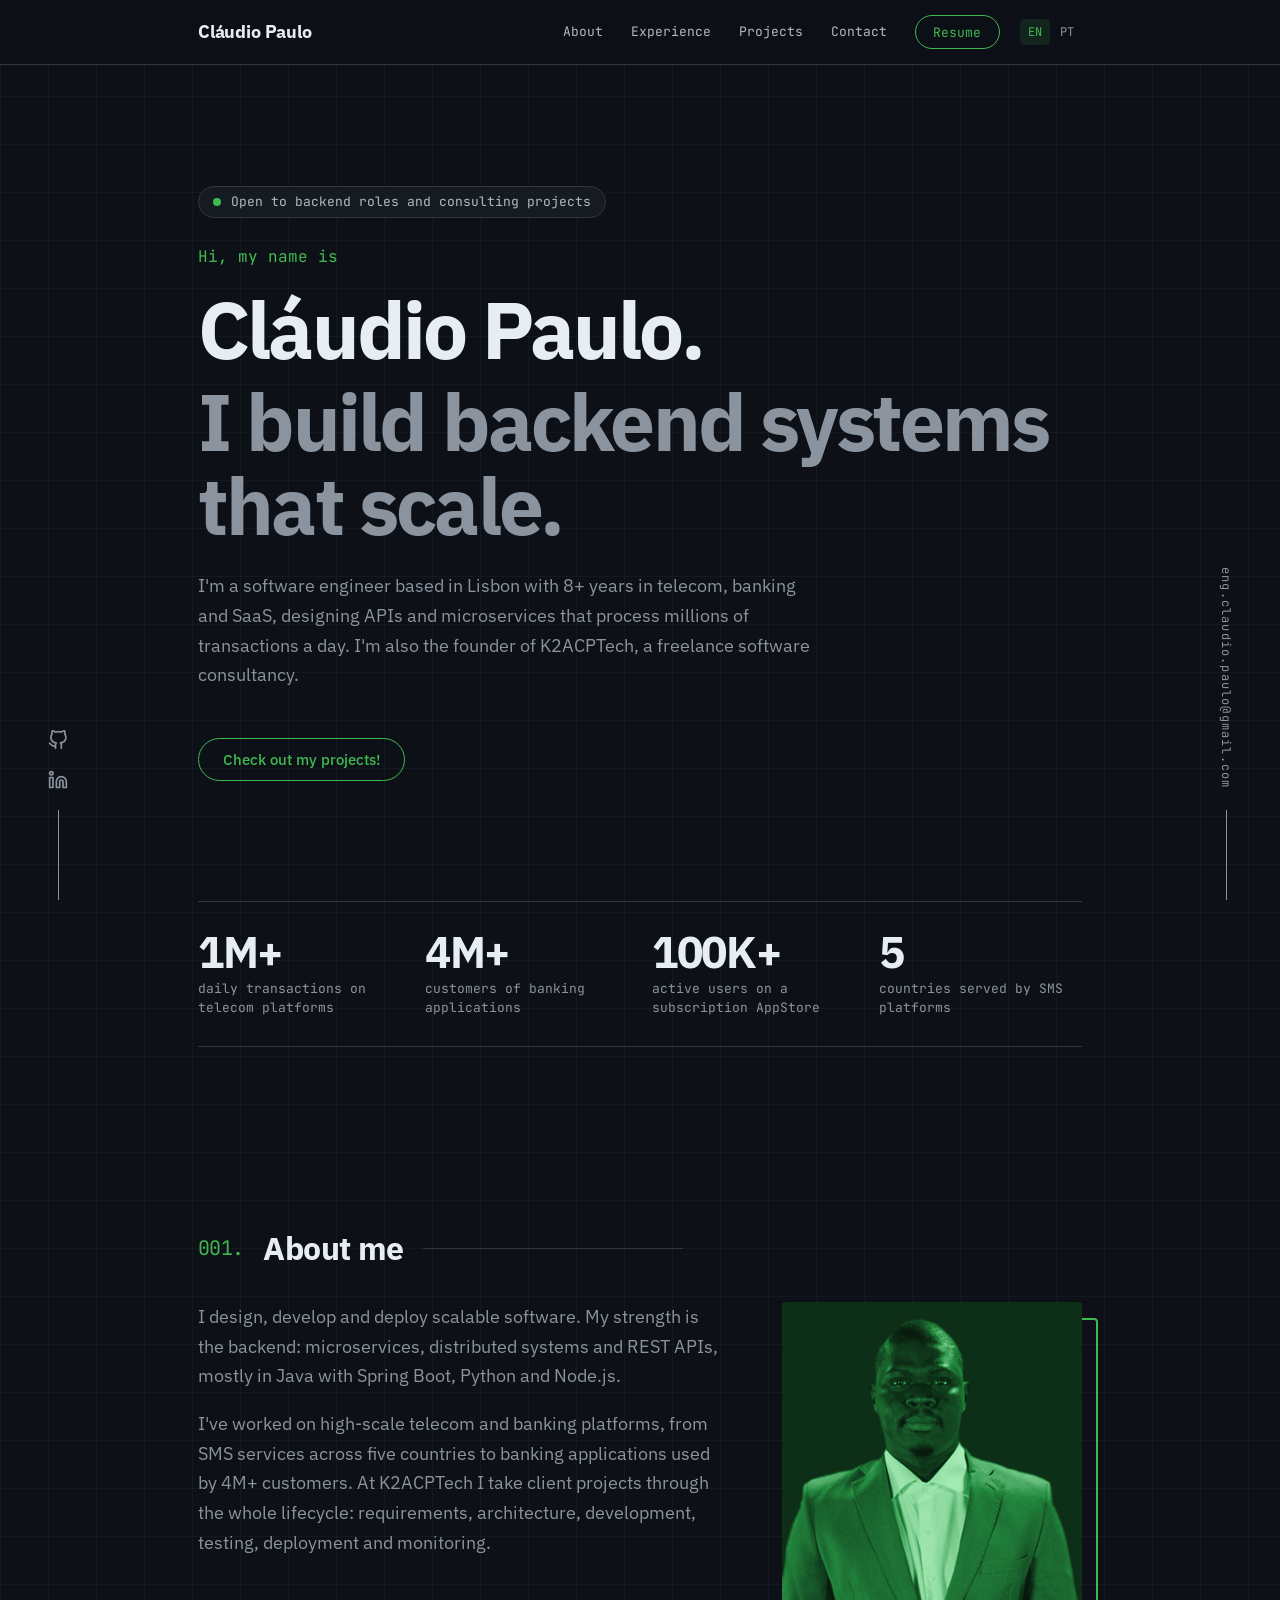
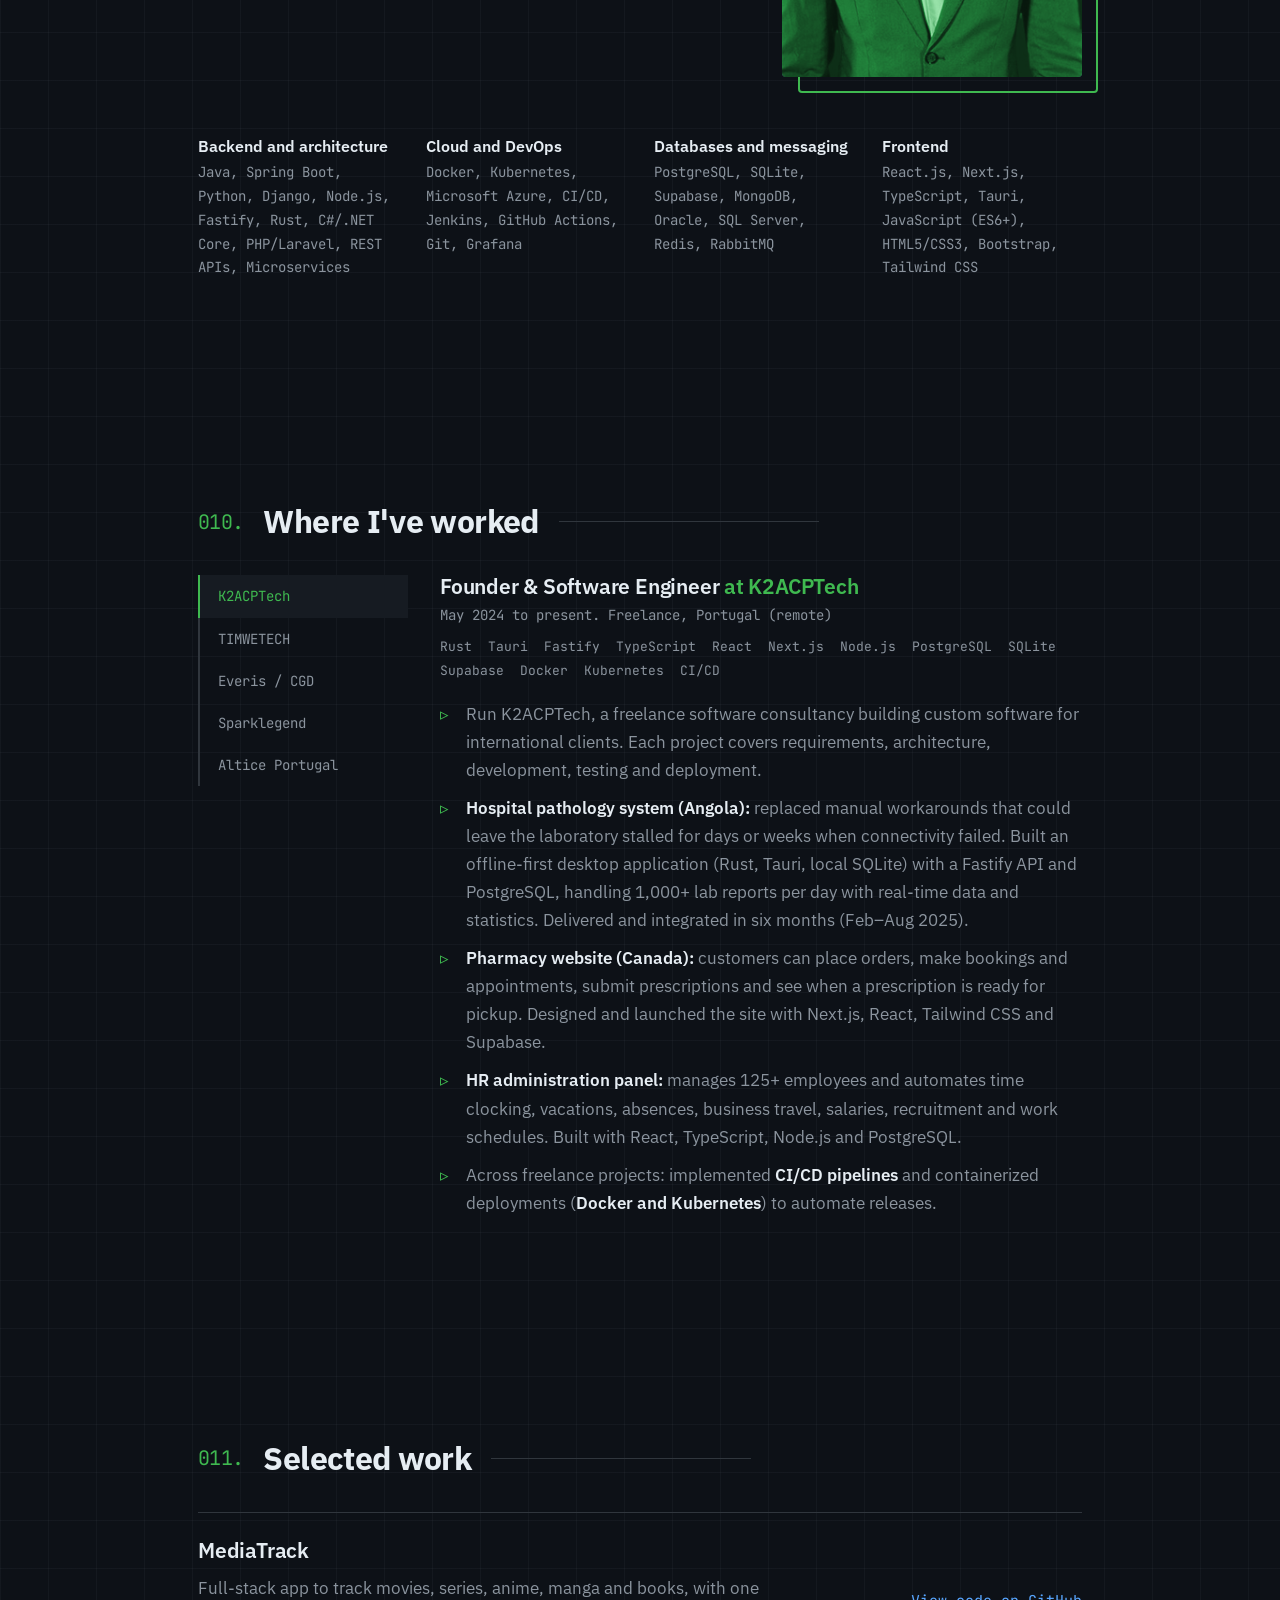
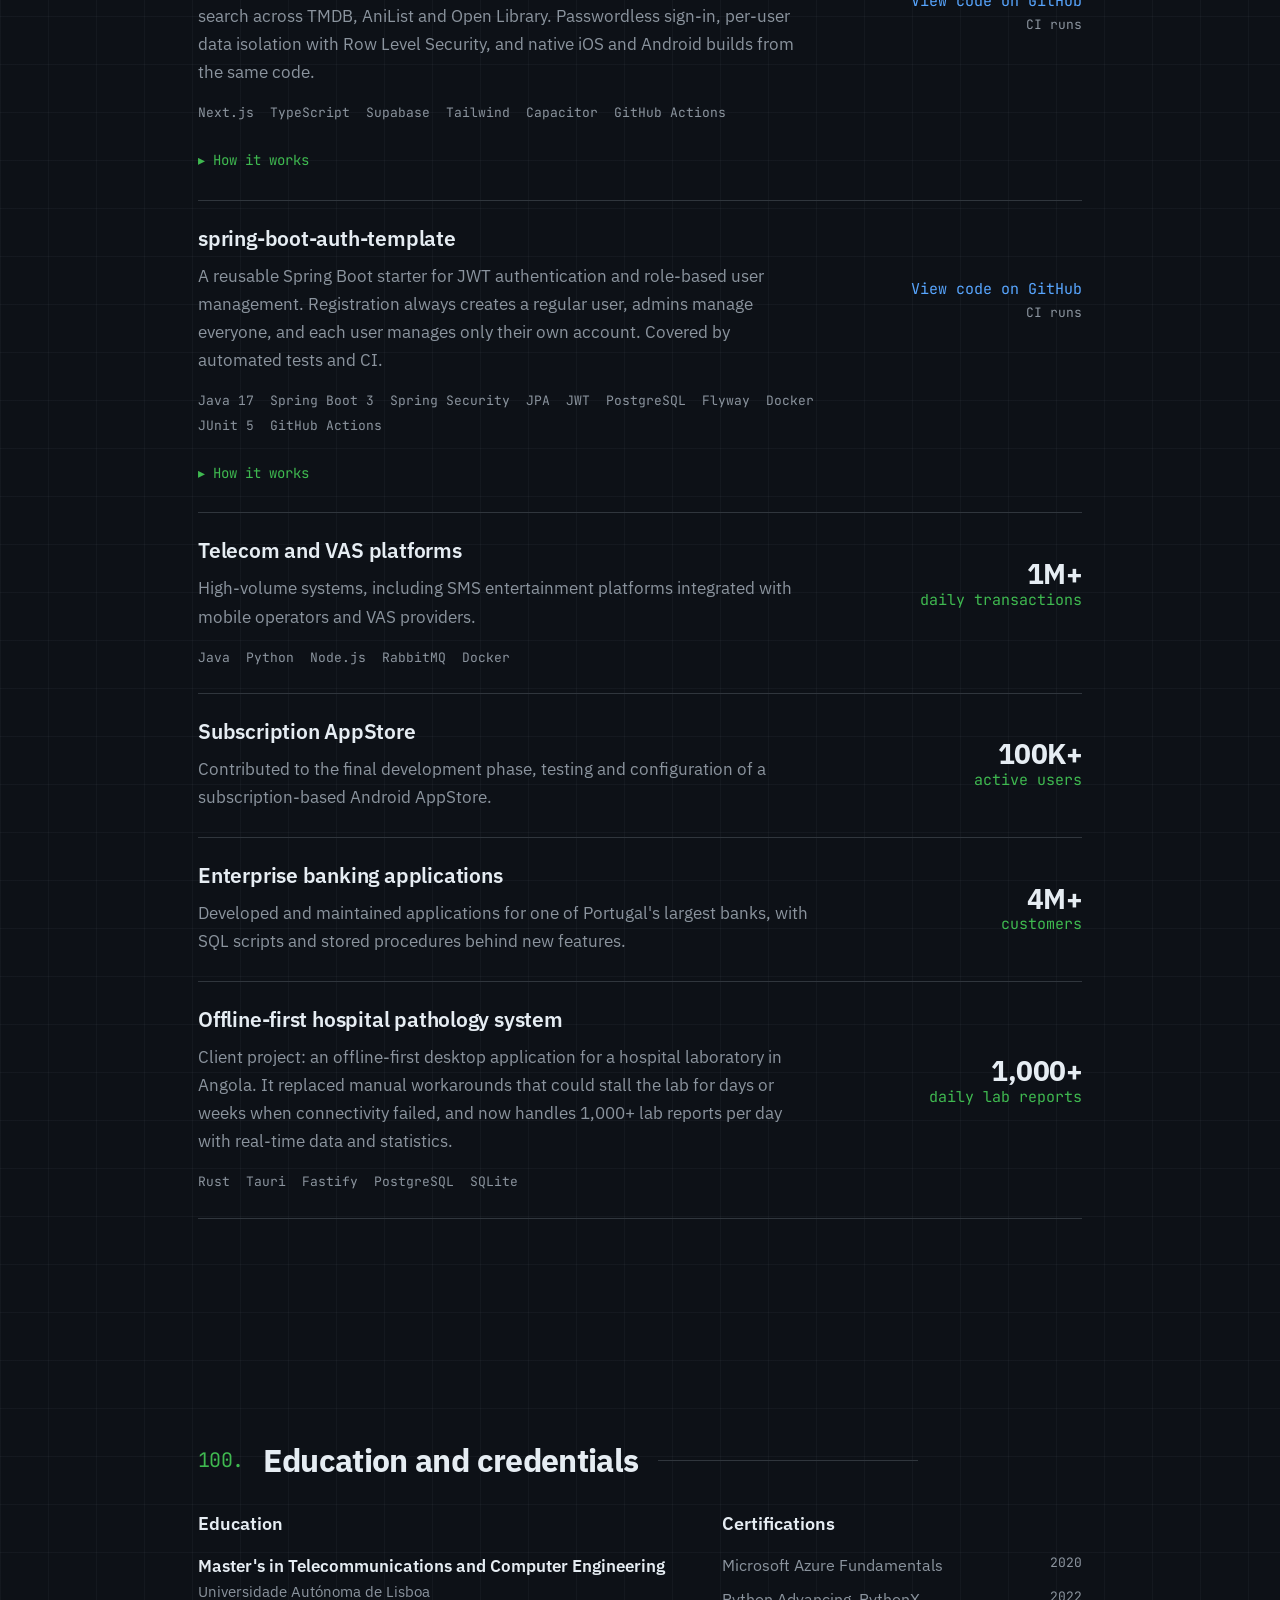
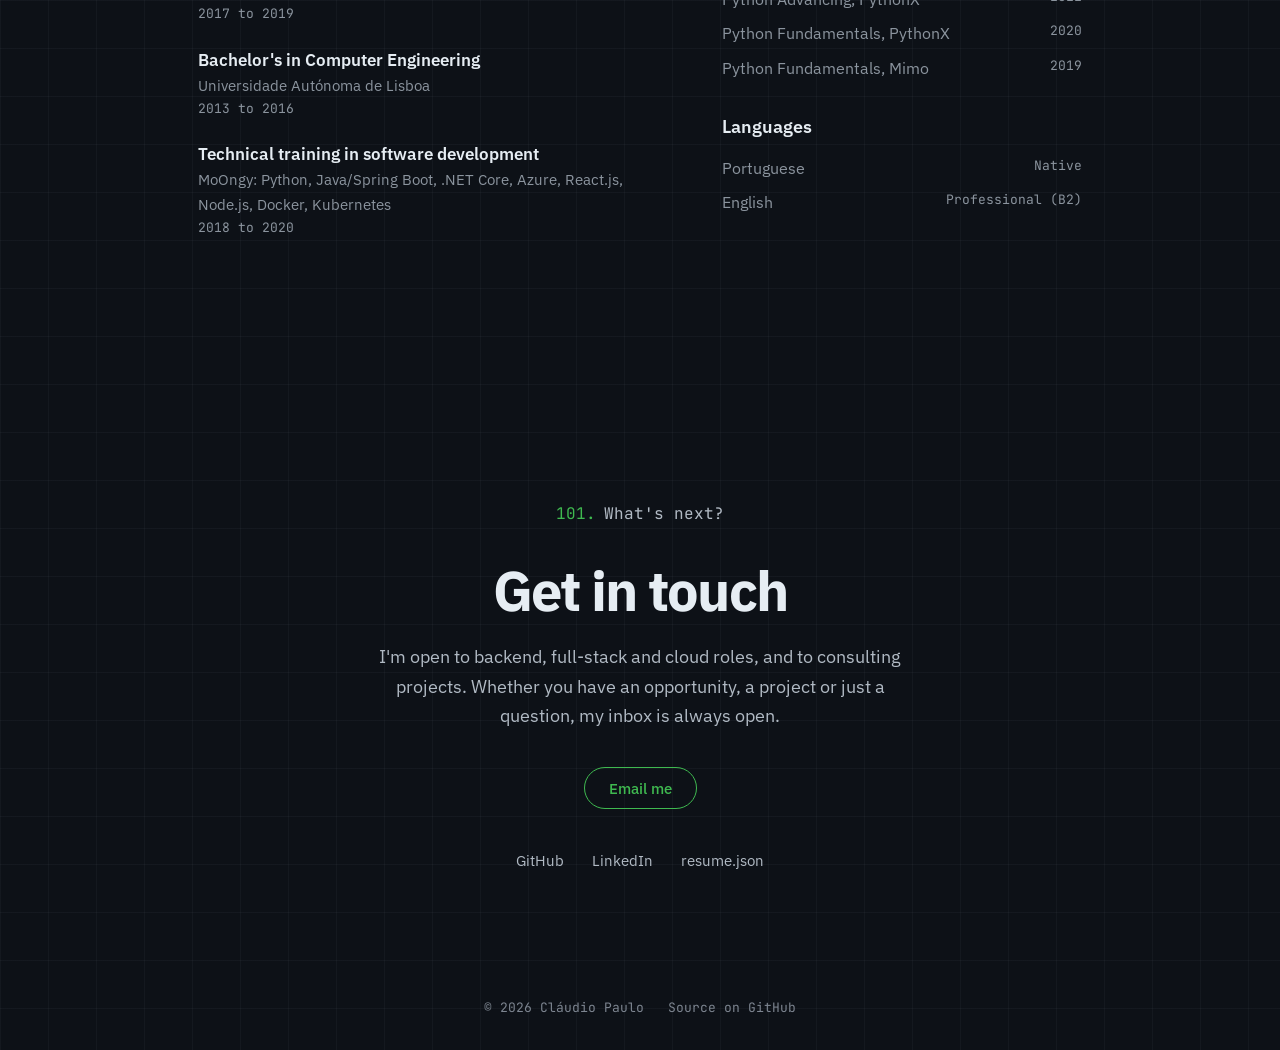
<file: index.html>
<!DOCTYPE html>
<html lang="en">
<head>
<meta charset="UTF-8">
<meta name="viewport" content="width=device-width, initial-scale=1, viewport-fit=cover">
<title>Cláudio Paulo | Backend Software Engineer</title>
<meta name="description" content="Cláudio Paulo is a backend and full-stack software engineer in Lisbon with 8+ years in telecom, banking and SaaS. Java, Python, Node.js, Docker, Kubernetes, Azure.">
<meta name="color-scheme" content="dark">
<meta name="theme-color" content="#0d1117">
<meta http-equiv="Content-Security-Policy" content="default-src 'self'; script-src 'self'; style-src 'self'; img-src 'self' data:; font-src 'self'; connect-src 'none'; object-src 'none'; base-uri 'self'; form-action 'none'">
<meta name="author" content="Cláudio Paulo">
<link rel="canonical" href="https://claudiopaulo.com/">
<link rel="alternate" hreflang="en" href="https://claudiopaulo.com/">
<link rel="alternate" hreflang="pt-PT" href="https://claudiopaulo.com/pt/">
<link rel="alternate" hreflang="x-default" href="https://claudiopaulo.com/">
<meta property="og:type" content="website">
<meta property="og:locale" content="en_GB">
<meta property="og:locale:alternate" content="pt_PT">
<meta property="og:site_name" content="Cláudio Paulo">
<meta property="og:title" content="Cláudio Paulo | Backend Software Engineer">
<meta property="og:description" content="8+ years building APIs and microservices for telecom, banking and SaaS.">
<meta property="og:url" content="https://claudiopaulo.com/">
<meta property="og:image" content="https://claudiopaulo.com/assets/og-image.png">
<meta property="og:image:width" content="1200">
<meta property="og:image:height" content="630">
<meta name="twitter:card" content="summary_large_image">
<script type="application/ld+json">{"@context": "https://schema.org", "@type": "Person", "name": "Cláudio Paulo", "jobTitle": "Backend Software Engineer", "url": "https://claudiopaulo.com/", "sameAs": ["https://github.com/ClaudioPaulo", "https://linkedin.com/in/claudio-paulo"], "knowsAbout": ["Java", "Spring Boot", "Python", "Node.js", "Microservices", "REST APIs", "Docker", "Kubernetes", "Microsoft Azure", "PostgreSQL"]}</script>
<link rel="icon" href="assets/favicon.svg" type="image/svg+xml">
<link rel="preload" href="assets/fonts/ibm-plex-sans-latin-400-normal.woff2" as="font" type="font/woff2" crossorigin>
<link rel="preload" href="assets/fonts/ibm-plex-sans-latin-700-normal.woff2" as="font" type="font/woff2" crossorigin>
<link rel="stylesheet" href="css/styles.css">
<link rel="stylesheet" href="css/print.css" media="print">

</head>
<body>
<svg class="defs" aria-hidden="true" focusable="false"><filter id="duotone" color-interpolation-filters="sRGB"><feColorMatrix type="matrix" values="0.2126 0.7152 0.0722 0 0  0.2126 0.7152 0.0722 0 0  0.2126 0.7152 0.0722 0 0  0 0 0 1 0"/><feComponentTransfer><feFuncR type="table" tableValues="0.03 0.14 0.67"/><feFuncG type="table" tableValues="0.09 0.55 0.94"/><feFuncB type="table" tableValues="0.05 0.25 0.73"/></feComponentTransfer></filter></svg>
<a class="skip" href="#main">Skip to content</a>
<header class="top">
  <div class="wrap">
    <a class="brand" href="#main">Cláudio Paulo</a>
    <div class="hdr-right">
    <nav aria-label="Main"><ul>
      <li><a href="#about">About</a></li>
      <li><a href="#experience">Experience</a></li>
      <li><a href="#projects">Projects</a></li>
      <li><a href="#contact">Contact</a></li>
      <li><a class="btn" href="resume/Claudio-Paulo-CV.pdf" target="_blank" rel="noopener">Resume</a></li>
    </ul></nav>
    <div class="lang" role="group" aria-label="Language"><a href="./" hreflang="en" lang="en" aria-current="true">EN</a><a href="pt/" hreflang="pt-PT" lang="pt-PT">PT</a></div>
    </div>
  </div>
</header>

<aside class="side side-left" aria-label="Social links">
  <ul>
    <li><a href="https://github.com/ClaudioPaulo" rel="noopener" aria-label="GitHub"><svg viewBox="0 0 24 24" aria-hidden="true"><path d="M9 19c-5 1.5-5-2.5-7-3m14 6v-3.87a3.37 3.37 0 00-.94-2.61c3.14-.35 6.44-1.54 6.44-7A5.44 5.44 0 0020 4.77 5.07 5.07 0 0019.91 1S18.73.65 16 2.48a13.38 13.38 0 00-7 0C6.27.65 5.09 1 5.09 1A5.07 5.07 0 005 4.77a5.44 5.44 0 00-1.5 3.78c0 5.42 3.3 6.61 6.44 7A3.37 3.37 0 009 18.13V22"/></svg></a></li>
    <li><a href="https://linkedin.com/in/claudio-paulo" rel="noopener" aria-label="LinkedIn"><svg viewBox="0 0 24 24" aria-hidden="true"><path d="M16 8a6 6 0 016 6v7h-4v-7a2 2 0 00-2-2 2 2 0 00-2 2v7h-4v-7a6 6 0 016-6z"/><rect x="2" y="9" width="4" height="12"/><circle cx="4" cy="4" r="2"/></svg></a></li>
  </ul>
</aside>
<aside class="side side-right" aria-label="Email">
  <a href="mailto:eng.claudio.paulo@gmail.com">eng.claudio.paulo@gmail.com</a>
</aside>

<main id="main" tabindex="-1">
<div class="printhead"><h1>Cláudio Paulo</h1><p class="pt">Backend Software Engineer | Java, Python, Cloud &amp; DevOps</p><p class="pc"><span>eng.claudio.paulo@gmail.com</span><span>linkedin.com/in/claudio-paulo</span><span>github.com/ClaudioPaulo</span><span>Portugal</span></p></div>
<section class="hero" aria-label="Introduction">
  <div class="wrap">
    <p class="status"><span class="dot" aria-hidden="true"></span>Open to backend roles and consulting projects</p>
    <p class="hi">Hi, my name is</p>
    <h1>Cláudio Paulo.</h1>
    <h2>I build backend systems that scale.</h2>
    <p class="lead">I'm a software engineer based in Lisbon with 8+ years in telecom, banking and SaaS, designing APIs and microservices that process millions of transactions a day. I'm also the founder of K2ACPTech, a freelance software consultancy.</p>
    <a class="btn" href="#projects">Check out my projects!</a>
  </div>
</section>

<section class="stats" aria-label="Impact in numbers"><div class="wrap"><dl>
    <div><dt>daily transactions on telecom platforms</dt><dd>1M+</dd></div>
    <div><dt>customers of banking applications</dt><dd>4M+</dd></div>
    <div><dt>active users on a subscription AppStore</dt><dd>100K+</dd></div>
    <div><dt>countries served by SMS platforms</dt><dd>5</dd></div>
  </dl></div></section>

<section id="about"><div class="wrap">
  <h2 class="h">About me</h2>
  <div class="about">
    <div>
      <p>I design, develop and deploy scalable software. My strength is the backend: microservices, distributed systems and REST APIs, mostly in Java with Spring Boot, Python and Node.js.</p>
      <p>I've worked on high-scale telecom and banking platforms, from SMS services across five countries to banking applications used by 4M+ customers. At K2ACPTech I take client projects through the whole lifecycle: requirements, architecture, development, testing, deployment and monitoring.</p>
    </div>
    <figure class="photo">
      <span class="fb" aria-hidden="true">CP</span>
      <img src="assets/profile.jpg" alt="Portrait of Cláudio Paulo" width="300" height="375" loading="lazy">
    </figure>
  </div>
  <dl class="skills">
      <div><dt>Backend and architecture</dt><dd>Java, Spring Boot, Python, Django, Node.js, Fastify, Rust, C#/.NET Core, PHP/Laravel, REST APIs, Microservices</dd></div>
      <div><dt>Cloud and DevOps</dt><dd>Docker, Kubernetes, Microsoft Azure, CI/CD, Jenkins, GitHub Actions, Git, Grafana</dd></div>
      <div><dt>Databases and messaging</dt><dd>PostgreSQL, SQLite, Supabase, MongoDB, Oracle, SQL Server, Redis, RabbitMQ</dd></div>
      <div><dt>Frontend</dt><dd>React.js, Next.js, TypeScript, Tauri, JavaScript (ES6+), HTML5/CSS3, Bootstrap, Tailwind CSS</dd></div>
    </dl>
</div></section>

<section id="experience"><div class="wrap">
  <h2 class="h">Where I've worked</h2>
  <div class="xp">
    <div role="tablist" aria-label="Employers">
      <button role="tab" id="t0" aria-selected="true" aria-controls="p0">K2ACPTech</button>
      <button role="tab" id="t1" aria-selected="false" aria-controls="p1" tabindex="-1">TIMWETECH</button>
      <button role="tab" id="t2" aria-selected="false" aria-controls="p2" tabindex="-1">Everis / CGD</button>
      <button role="tab" id="t3" aria-selected="false" aria-controls="p3" tabindex="-1">Sparklegend</button>
      <button role="tab" id="t4" aria-selected="false" aria-controls="p4" tabindex="-1">Altice Portugal</button>
    </div>
    <div>
      <div role="tabpanel" id="p0" aria-labelledby="t0">
        <h3>Founder &amp; Software Engineer <span class="at">at K2ACPTech</span></h3>
        <div class="when">May 2024 to present. Freelance, Portugal (remote)</div>
        <div class="tags"><span>Rust</span><span>Tauri</span><span>Fastify</span><span>TypeScript</span><span>React</span><span>Next.js</span><span>Node.js</span><span>PostgreSQL</span><span>SQLite</span><span>Supabase</span><span>Docker</span><span>Kubernetes</span><span>CI/CD</span></div>
        <ul><li>Run K2ACPTech, a freelance software consultancy building custom software for international clients. Each project covers requirements, architecture, development, testing and deployment.</li><li><strong>Hospital pathology system (Angola):</strong> replaced manual workarounds that could leave the laboratory stalled for days or weeks when connectivity failed. Built an offline-first desktop application (Rust, Tauri, local SQLite) with a Fastify API and PostgreSQL, handling 1,000+ lab reports per day with real-time data and statistics. Delivered and integrated in six months (Feb–Aug 2025).</li><li><strong>Pharmacy website (Canada):</strong> customers can place orders, make bookings and appointments, submit prescriptions and see when a prescription is ready for pickup. Designed and launched the site with Next.js, React, Tailwind CSS and Supabase.</li><li><strong>HR administration panel:</strong> manages 125+ employees and automates time clocking, vacations, absences, business travel, salaries, recruitment and work schedules. Built with React, TypeScript, Node.js and PostgreSQL.</li><li>Across freelance projects: implemented <strong>CI/CD pipelines</strong> and containerized deployments (<strong>Docker and Kubernetes</strong>) to automate releases.</li></ul>
      </div>
      <div role="tabpanel" id="p1" aria-labelledby="t1" hidden>
        <h3>Senior Technology Specialist <span class="at">at TIMWETECH</span></h3>
        <div class="when">July 2018 to April 2024. Lisbon. Consultant via Adentis until June 2022</div>
        <div class="tags"><span>Java</span><span>Python</span><span>Django</span><span>Node.js</span><span>RabbitMQ</span><span>Docker</span><span>Grafana</span></div>
        <h4 class="role">Senior Technology Specialist <span>March 2022 to April 2024</span></h4>
        <ul><li>Architected a microservices infrastructure using <strong>Java, Python, RabbitMQ and Docker</strong>.</li><li>Designed the architecture (approved by the team architect) and built an automated, end-to-end encrypted file processing system (<strong>Java/Python</strong>) that decrypts, parses and ingests client files of 1 GB+ (some in the terabytes), generated every 5 to 20 minutes, streaming real-time events via <strong>RabbitMQ</strong>.</li><li>Replaced long manual investigations (once a full day) with one-click recovery: built a custom <strong>Django</strong> operational dashboard and active thread monitoring service to track file delivery and to retry, re-process, resend or update encryption keys.</li><li>Gave the team and clients real-time visibility into the status of events and file processing through <strong>Grafana</strong> monitoring and alerting.</li><li>Mentored junior developers and conducted code reviews to promote engineering best practices.</li></ul>
        <h4 class="role">Technology Specialist <span>March 2020 to February 2022</span></h4>
        <ul><li>Developed high-performance, scalable systems processing <strong>1M+ daily transactions</strong> for telecom clients.</li><li>Built SMS-based entertainment platforms integrating with mobile operators and VAS providers across <strong>5 countries</strong>.</li></ul>
        <h4 class="role">Technology Assistant <span>July 2018 to February 2020</span></h4>
        <ul><li>Developed SMS-based entertainment systems and the technical integrations between TIMWE, mobile operators and content providers.</li><li>Contributed to the final development phase, testing, configuration and client implementation support of a subscription-based Android AppStore with <strong>100K+ active users</strong>.</li></ul>
      </div>
      <div role="tabpanel" id="p2" aria-labelledby="t2" hidden>
        <h3>Junior Java Developer <span class="at">at Everis (client: CGD)</span></h3>
        <div class="when">March 2018 to June 2018. Lisbon</div>
        <div class="tags"><span>Java 5</span><span>JEE</span><span>Hibernate</span><span>JPA</span><span>SOAP</span><span>JBoss</span><span>Oracle</span><span>SQL</span><span>XML</span><span>JSON</span><span>jQuery</span><span>Bootstrap</span><span>Jenkins</span></div>
        <ul>
          <li>Developed and maintained enterprise banking applications serving <strong>4M+ customers</strong>.</li>
          <li>Wrote SQL scripts and stored procedures for new features.</li>
          <li>Worked with QA to meet quality and compliance requirements in a regulated environment.</li>
        </ul>
      </div>
      <div role="tabpanel" id="p3" aria-labelledby="t3" hidden>
        <h3>Web Developer (Internship) <span class="at">at Sparklegend</span></h3>
        <div class="when">November 2017 to March 2018. Lisbon. Four-month part-time placement arranged by the university</div>
        <div class="tags"><span>PHP</span><span>JavaScript</span><span>HTML</span><span>CSS</span><span>Bootstrap</span><span>MySQL</span><span>WordPress</span></div>
        <ul>
          <li>Developed 3 internal web applications with modern JavaScript frameworks.</li>
          <li>Built responsive interfaces with Bootstrap and custom CSS3.</li>
          <li>Maintained WordPress and PHP production systems.</li>
        </ul>
      </div>
      <div role="tabpanel" id="p4" aria-labelledby="t4" hidden>
        <h3>Junior Programming Intern <span class="at">at Altice Portugal (formerly Portugal Telecom)</span></h3>
        <div class="when">December 2014 to June 2015. Lisbon</div>
        <div class="tags"><span>C</span><span>.NET (C#)</span></div>
        <ul>
          <li>Supported internal systems in C and .NET (C#), including debugging and maintenance of legacy code.</li>
          <li>Assisted with performance optimization.</li>
        </ul>
      </div>
    </div>
  </div>
</div></section>

<section id="projects"><div class="wrap">
  <h2 class="h">Selected work</h2>
  <ul class="proj">
    <li>
      <h3>MediaTrack</h3>
      <p>Full-stack app to track movies, series, anime, manga and books, with one search across TMDB, AniList and Open Library. Passwordless sign-in, per-user data isolation with Row Level Security, and native iOS and Android builds from the same code.</p>
      <div class="tags"><span>Next.js</span><span>TypeScript</span><span>Supabase</span><span>Tailwind</span><span>Capacitor</span><span>GitHub Actions</span></div>
      <div class="fig"><a href="https://github.com/ClaudioPaulo/mediatrack" rel="noopener">View code on GitHub</a><a href="https://github.com/ClaudioPaulo/mediatrack/actions" rel="noopener">CI runs</a></div>
          <details class="how">
        <summary>How it works</summary>
        <div class="diagram"><svg viewBox="0 0 760 230" role="img" aria-labelledby="tm dm"><title id="tm">Architecture of MediaTrack</title><desc id="dm">The app talks to Supabase for authentication and data, and to three public catalogue APIs for search.</desc><defs><marker id="am" viewBox="0 0 8 8" refX="7" refY="4" markerWidth="7" markerHeight="7" orient="auto"><path d="M0 0 L8 4 L0 8z" fill="#64ffda" stroke="none"/></marker></defs><rect x="24" y="70" width="250" height="90" rx="6" class=""/><text x="149.0" y="113.0" text-anchor="middle">App</text><text class="s" x="149.0" y="131.0" text-anchor="middle">Next.js static export</text><text class="s" x="149" y="152" text-anchor="middle">Web, PWA, iOS, Android</text><rect x="450" y="20" width="280" height="70" rx="6" class=""/><text x="590.0" y="53.0" text-anchor="middle">Supabase</text><text class="s" x="590.0" y="71.0" text-anchor="middle">Auth (email OTP) + Postgres with RLS</text><rect x="450" y="140" width="280" height="70" rx="6" class=""/><text x="590.0" y="173.0" text-anchor="middle">TMDB, AniList, Open Library</text><text class="s" x="590.0" y="191.0" text-anchor="middle">queried in parallel, normalized</text><rect x="24" y="180" width="250" height="40" rx="6" class=""/><text class="s" x="149" y="205" text-anchor="middle">Keychain/Keystore + offline cache</text><path d="M149 162 V178" marker-end="url(#am)"/><path d="M276 100 C360 100 360 55 448 55" marker-end="url(#am)"/><path d="M276 130 C360 130 360 175 448 175" marker-end="url(#am)"/><text class="s" x="292" y="38">auth + data (RLS)</text><text class="s" x="292" y="214">Promise.allSettled</text></svg></div>
        <ul class="why"><li>One static build runs on the web, as a PWA, and inside Capacitor on iOS and Android. A client-side auth gate replaced the server middleware that static export cannot use.</li><li>Sign-in is passwordless with an email one-time code. On the phone the session is kept in the Keychain or Keystore.</li><li>Row Level Security keeps each user's library and reviews private, enforced in PostgreSQL rather than in app code.</li><li>Search calls TMDB, AniList and Open Library in parallel and tolerates a failing source, then normalizes everything into one model.</li><li>The library is cached for offline reading, and reminders are scheduled locally on the device.</li><li>GitHub Actions builds the app on every push, keeps the free Supabase project from pausing, and can upload iOS builds to TestFlight.</li></ul>
        <h4 class="lim">Limitations and next steps</h4>
        <ul class="why"><li>Catalogue requests come straight from the client, so the TMDB read token ships in the bundle and rate limits are per device. A small caching proxy would fix both.</li><li>There are no automated tests yet. The search normalization is the first thing I would cover.</li><li>Offline mode is read-only: changes still need a connection because they write to Supabase.</li></ul>
      </details>
    </li>
    <li>
      <h3>spring-boot-auth-template</h3>
      <p>A reusable Spring Boot starter for JWT authentication and role-based user management. Registration always creates a regular user, admins manage everyone, and each user manages only their own account. Covered by automated tests and CI.</p>
      <div class="tags"><span>Java 17</span><span>Spring Boot 3</span><span>Spring Security</span><span>JPA</span><span>JWT</span><span>PostgreSQL</span><span>Flyway</span><span>Docker</span><span>JUnit 5</span><span>GitHub Actions</span></div>
      <div class="fig"><a href="https://github.com/ClaudioPaulo/spring-boot-auth-template" rel="noopener">View code on GitHub</a><a href="https://github.com/ClaudioPaulo/spring-boot-auth-template/actions" rel="noopener">CI runs</a></div>
          <details class="how">
        <summary>How it works</summary>
        <div class="diagram"><svg viewBox="0 0 760 244" role="img" aria-labelledby="tu du"><title id="tu">Login and request flow in spring-boot-auth-template</title><desc id="du">Login: the client posts credentials, the controller authenticates through the authentication manager with BCrypt, and the JWT service issues a token. Authenticated requests pass the JWT filter, then the controller, service and repository.</desc><defs><marker id="au" viewBox="0 0 8 8" refX="7" refY="4" markerWidth="7" markerHeight="7" orient="auto"><path d="M0 0 L8 4 L0 8z" fill="#64ffda" stroke="none"/></marker></defs><text class="s" x="24" y="28">1. Login</text><rect x="24" y="38" width="120" height="52" rx="6"/><text x="84" y="62" text-anchor="middle">Client</text><text class="s" x="84" y="80" text-anchor="middle">POST /login</text><rect x="172" y="38" width="120" height="52" rx="6"/><text x="232" y="62" text-anchor="middle">AuthController</text><text class="s" x="232" y="80" text-anchor="middle">authenticate</text><rect x="320" y="38" width="120" height="52" rx="6"/><text x="380" y="62" text-anchor="middle">AuthManager</text><text class="s" x="380" y="80" text-anchor="middle">BCrypt match</text><rect x="468" y="38" width="120" height="52" rx="6"/><text x="528" y="62" text-anchor="middle">JwtService</text><text class="s" x="528" y="80" text-anchor="middle">issues HS256 JWT</text><path d="M146 64 H170" marker-end="url(#au)"/><path d="M294 64 H318" marker-end="url(#au)"/><path d="M442 64 H466" marker-end="url(#au)"/><text class="s" x="24" y="124">2. Authenticated request</text><rect x="24" y="134" width="120" height="52" rx="6"/><text x="84" y="158" text-anchor="middle">Client</text><text class="s" x="84" y="176" text-anchor="middle">Bearer token</text><rect x="172" y="134" width="120" height="52" rx="6"/><text x="232" y="158" text-anchor="middle">JWT filter</text><text class="s" x="232" y="176" text-anchor="middle">validates token</text><rect x="320" y="134" width="120" height="52" rx="6"/><text x="380" y="158" text-anchor="middle">Controller</text><text class="s" x="380" y="176" text-anchor="middle">ADMIN or owner</text><rect x="468" y="134" width="120" height="52" rx="6"/><text x="528" y="158" text-anchor="middle">Service</text><text class="s" x="528" y="176" text-anchor="middle">business logic</text><rect x="616" y="134" width="120" height="52" rx="6"/><text x="676" y="158" text-anchor="middle">Repository</text><text class="s" x="676" y="176" text-anchor="middle">JPA, SQL</text><path d="M146 160 H170" marker-end="url(#au)"/><path d="M294 160 H318" marker-end="url(#au)"/><path d="M442 160 H466" marker-end="url(#au)"/><path d="M590 160 H614" marker-end="url(#au)"/><path class="d" d="M24 206 H736"/><text class="s" x="24" y="228">Cross-cutting: exception handler (JSON errors), security audit logger, BCrypt hashing</text></svg></div>
        <ul class="why"><li>Stateless sessions: every request carries a signed JWT (HS256). The signing key comes from the <code>JWT_SECRET</code> environment variable, so no secret lives in the repository.</li><li>Roles are enforced with method security. Registration always creates a <code>USER</code>, so a client can never choose its own role. Admins manage everyone, and users manage only their own account.</li><li>Passwords are hashed with BCrypt. A security audit logger records logins (successful and failed), registrations, deletions and denied access.</li><li>Errors return a consistent JSON shape through a global exception handler.</li><li>Swagger UI and the H2 console are only enabled in the dev profile. In production the app runs on PostgreSQL with Flyway migrations, and <code>docker compose up</code> starts the whole stack.</li><li>Unit and integration tests, including concurrent registration.</li></ul>
        <h4 class="lim">Limitations and next steps</h4>
        <ul class="why"><li>Access tokens last 24 hours and cannot be revoked before they expire. Next step: short-lived access tokens with refresh-token rotation and a revocation list.</li><li>There is no rate limiting or account lockout on login, so brute-force protection is left to a gateway or a future filter.</li><li>Audit entries go to log files. In production they should be shipped to a central store, for example through the included Logstash config.</li><li>Only one table exists. A real service would add email verification and password reset, and tests against a real PostgreSQL with Testcontainers.</li></ul>
      </details>
    </li>
    <li>
      <h3>Telecom and VAS platforms</h3>
      <p>High-volume systems, including SMS entertainment platforms integrated with mobile operators and VAS providers.</p>
      <div class="tags"><span>Java</span><span>Python</span><span>Node.js</span><span>RabbitMQ</span><span>Docker</span></div>
      <div class="fig"><b>1M+</b>daily transactions</div>
    </li>
    <li>
      <h3>Subscription AppStore</h3>
      <p>Contributed to the final development phase, testing and configuration of a subscription-based Android AppStore.</p>
      <div class="fig"><b>100K+</b>active users</div>
    </li>
    <li>
      <h3>Enterprise banking applications</h3>
      <p>Developed and maintained applications for one of Portugal's largest banks, with SQL scripts and stored procedures behind new features.</p>
      <div class="fig"><b>4M+</b>customers</div>
    </li>
    <li>
      <h3>Offline-first hospital pathology system</h3>
      <p>Client project: an offline-first desktop application for a hospital laboratory in Angola. It replaced manual workarounds that could stall the lab for days or weeks when connectivity failed, and now handles 1,000+ lab reports per day with real-time data and statistics.</p>
      <div class="tags"><span>Rust</span><span>Tauri</span><span>Fastify</span><span>PostgreSQL</span><span>SQLite</span></div>
      <div class="fig"><b>1,000+</b>daily lab reports</div>
    </li>
  </ul>
</div></section>

<section id="education"><div class="wrap">
  <h2 class="h">Education and credentials</h2>
  <div class="two">
    <div>
      <h3>Education</h3>
      <div class="item"><b>Master's in Telecommunications and Computer Engineering</b><span>Universidade Autónoma de Lisboa</span><span class="d">2017 to 2019</span></div>
      <div class="item"><b>Bachelor's in Computer Engineering</b><span>Universidade Autónoma de Lisboa</span><span class="d">2013 to 2016</span></div>
      <div class="item"><b>Technical training in software development</b><span>MoOngy: Python, Java/Spring Boot, .NET Core, Azure, React.js, Node.js, Docker, Kubernetes</span><span class="d">2018 to 2020</span></div>
    </div>
    <div>
      <h3>Certifications</h3>
      <ul class="certs">
        <li>Microsoft Azure Fundamentals <span class="d">2020</span></li>
        <li>Python Advancing, PythonX <span class="d">2022</span></li>
        <li>Python Fundamentals, PythonX <span class="d">2020</span></li>
        <li>Python Fundamentals, Mimo <span class="d">2019</span></li>
      </ul>
      <h3>Languages</h3>
      <ul class="certs">
        <li>Portuguese <span class="d">Native</span></li>
        <li>English <span class="d">Professional (B2)</span></li>
      </ul>
    </div>
  </div>
</div></section>

<section id="contact" class="contact"><div class="wrap">
  <p class="kicker">What's next?</p>
  <h2>Get in touch</h2>
  <p>I'm open to backend, full-stack and cloud roles, and to consulting projects. Whether you have an opportunity, a project or just a question, my inbox is always open.</p>
  <a class="btn" href="mailto:eng.claudio.paulo@gmail.com">Email me</a>
  <div class="links">
    <a href="https://github.com/ClaudioPaulo" rel="noopener">GitHub</a>
    <a href="https://linkedin.com/in/claudio-paulo" rel="noopener">LinkedIn</a>
    <a href="resume/resume.json">resume.json</a>
  </div>
</div></section>
</main>

<footer><span>© 2026 Cláudio Paulo</span> <a href="https://github.com/ClaudioPaulo/claudiopaulo.com" rel="noopener">Source on GitHub</a></footer>

<script src="js/main.js" defer></script>
</body>
</html>
</file>
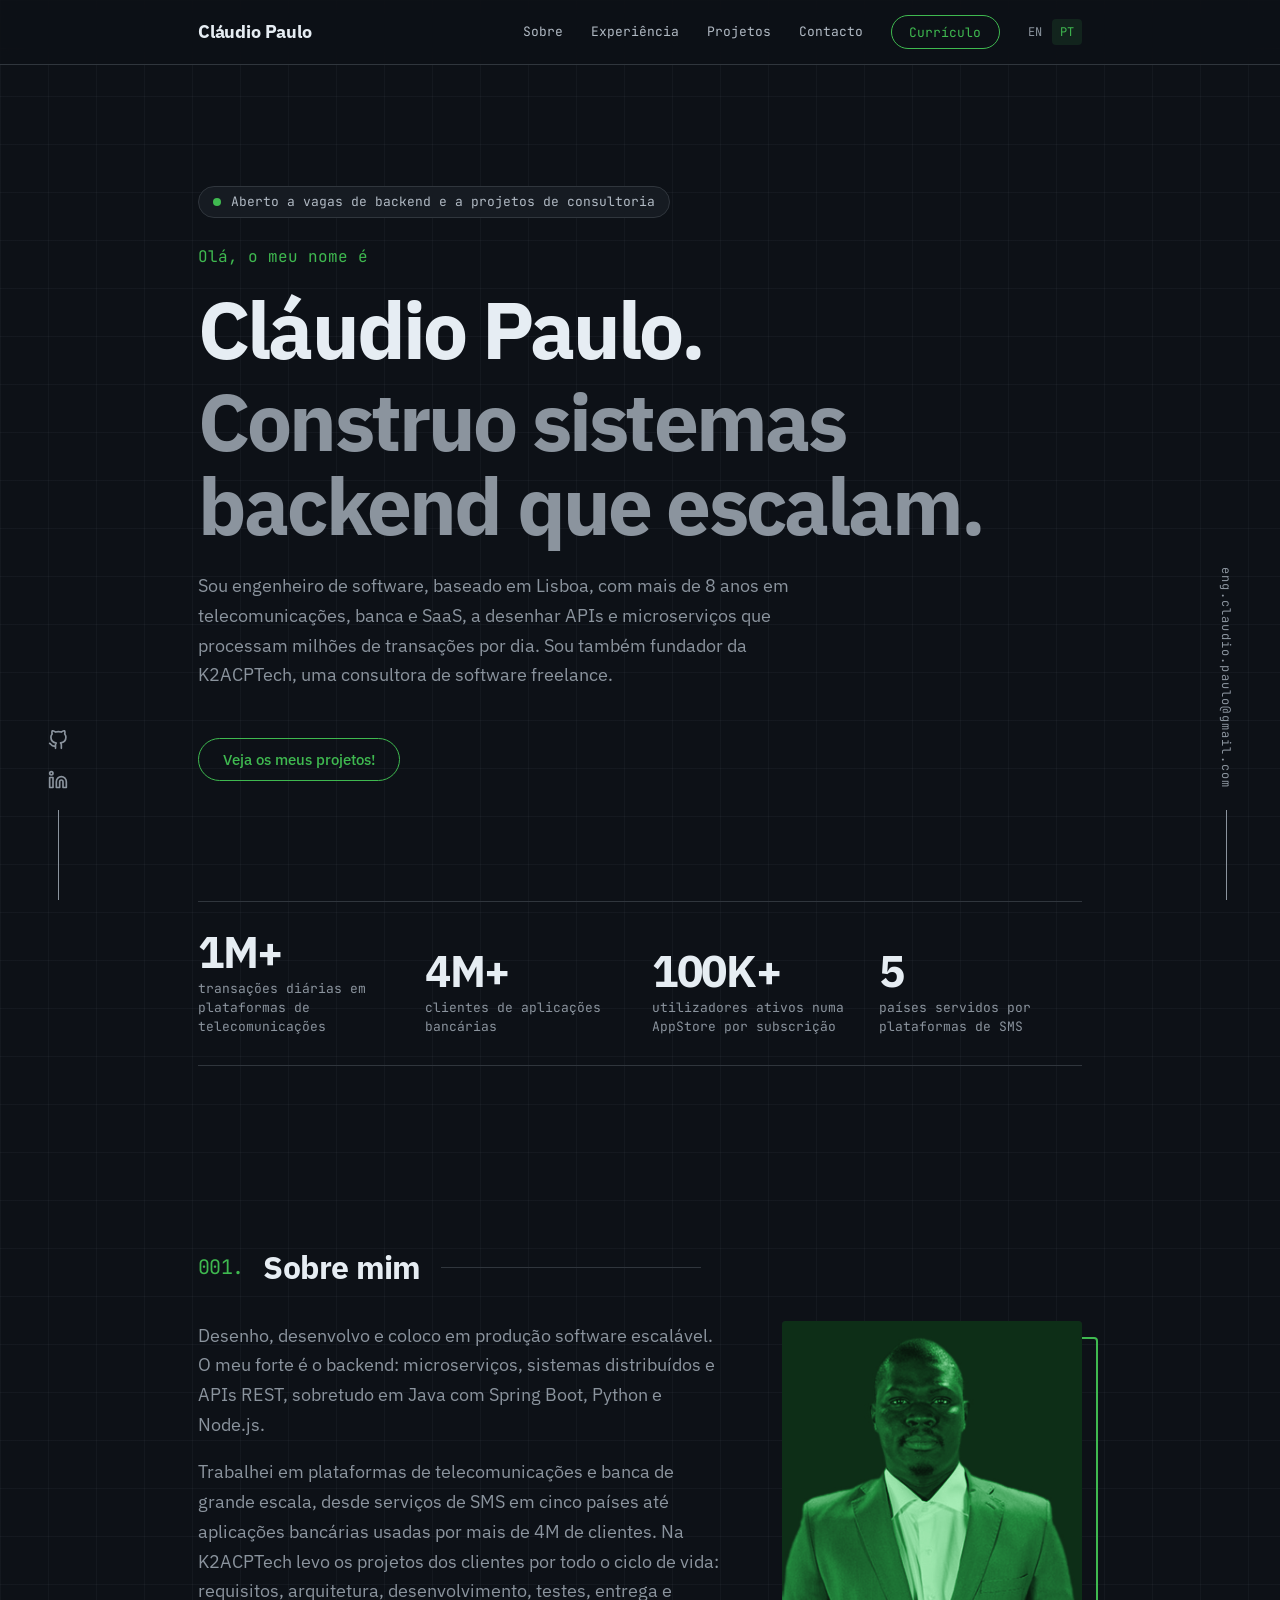
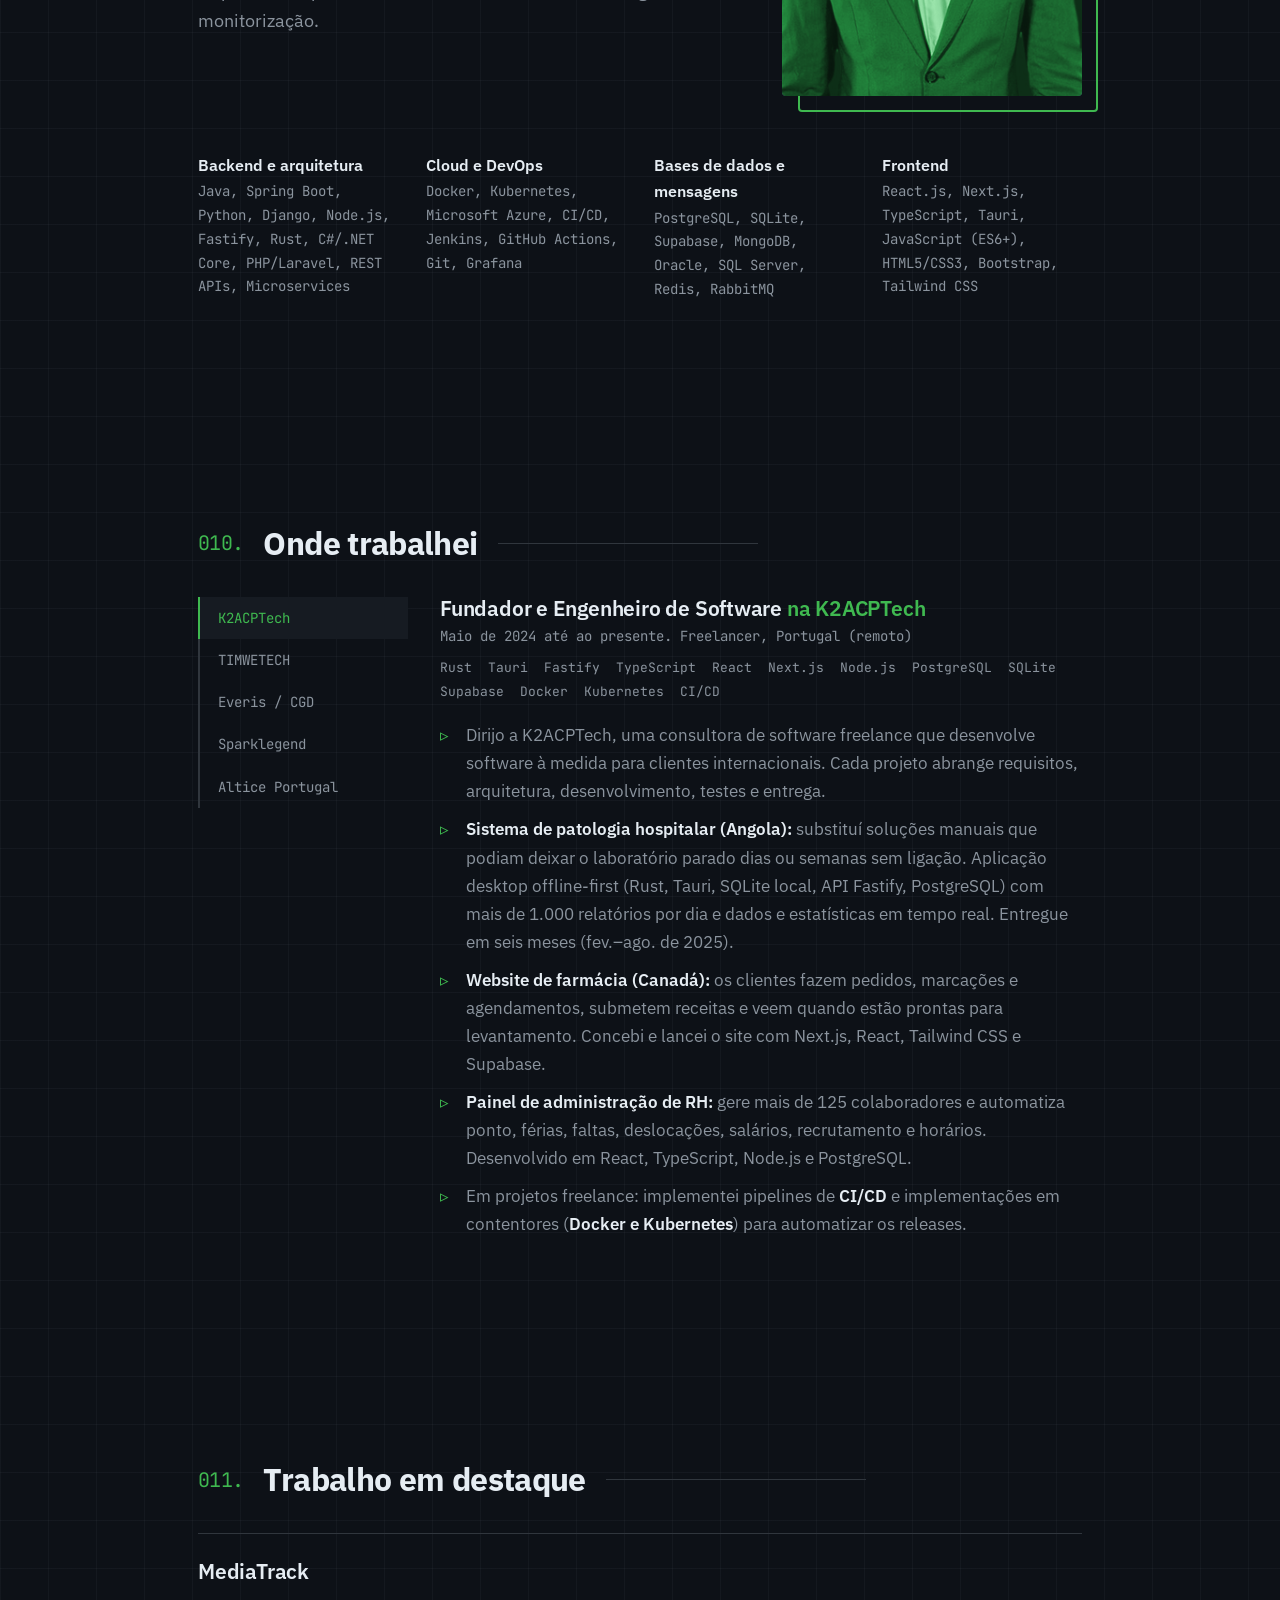
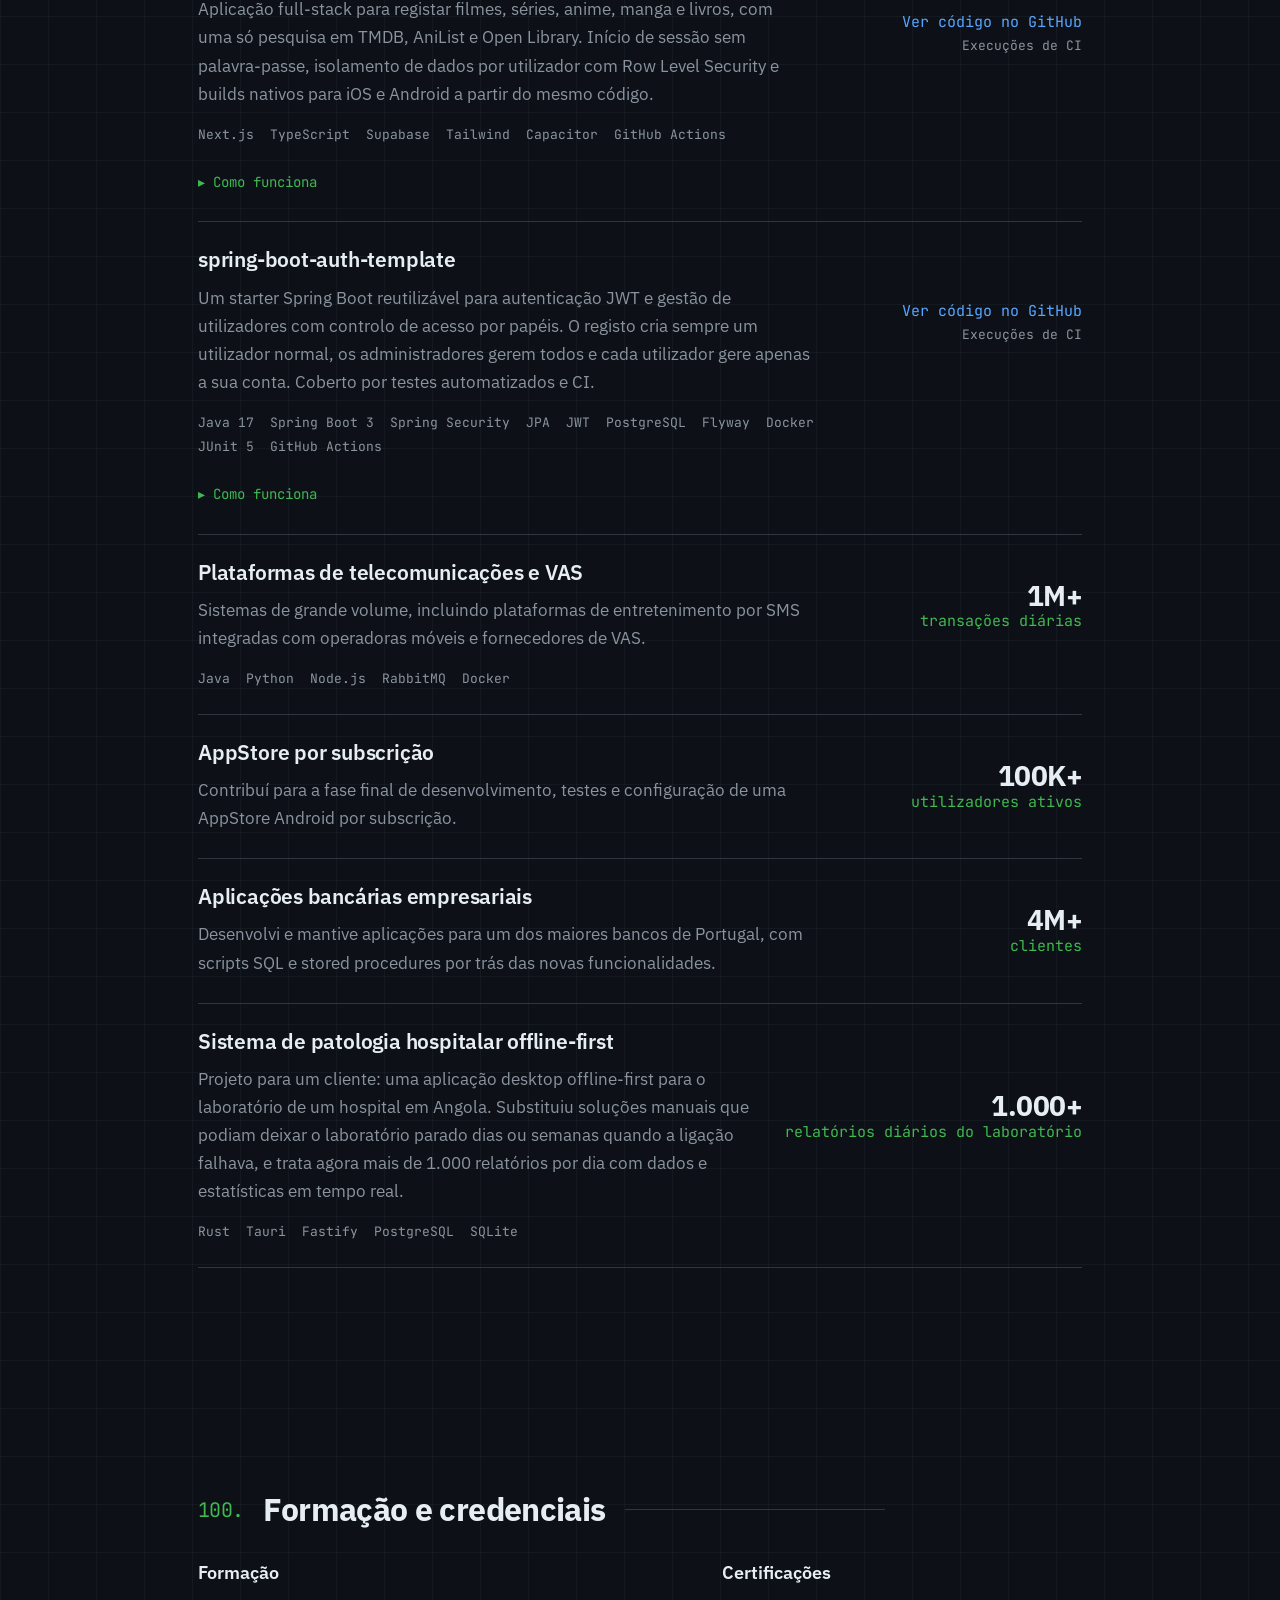
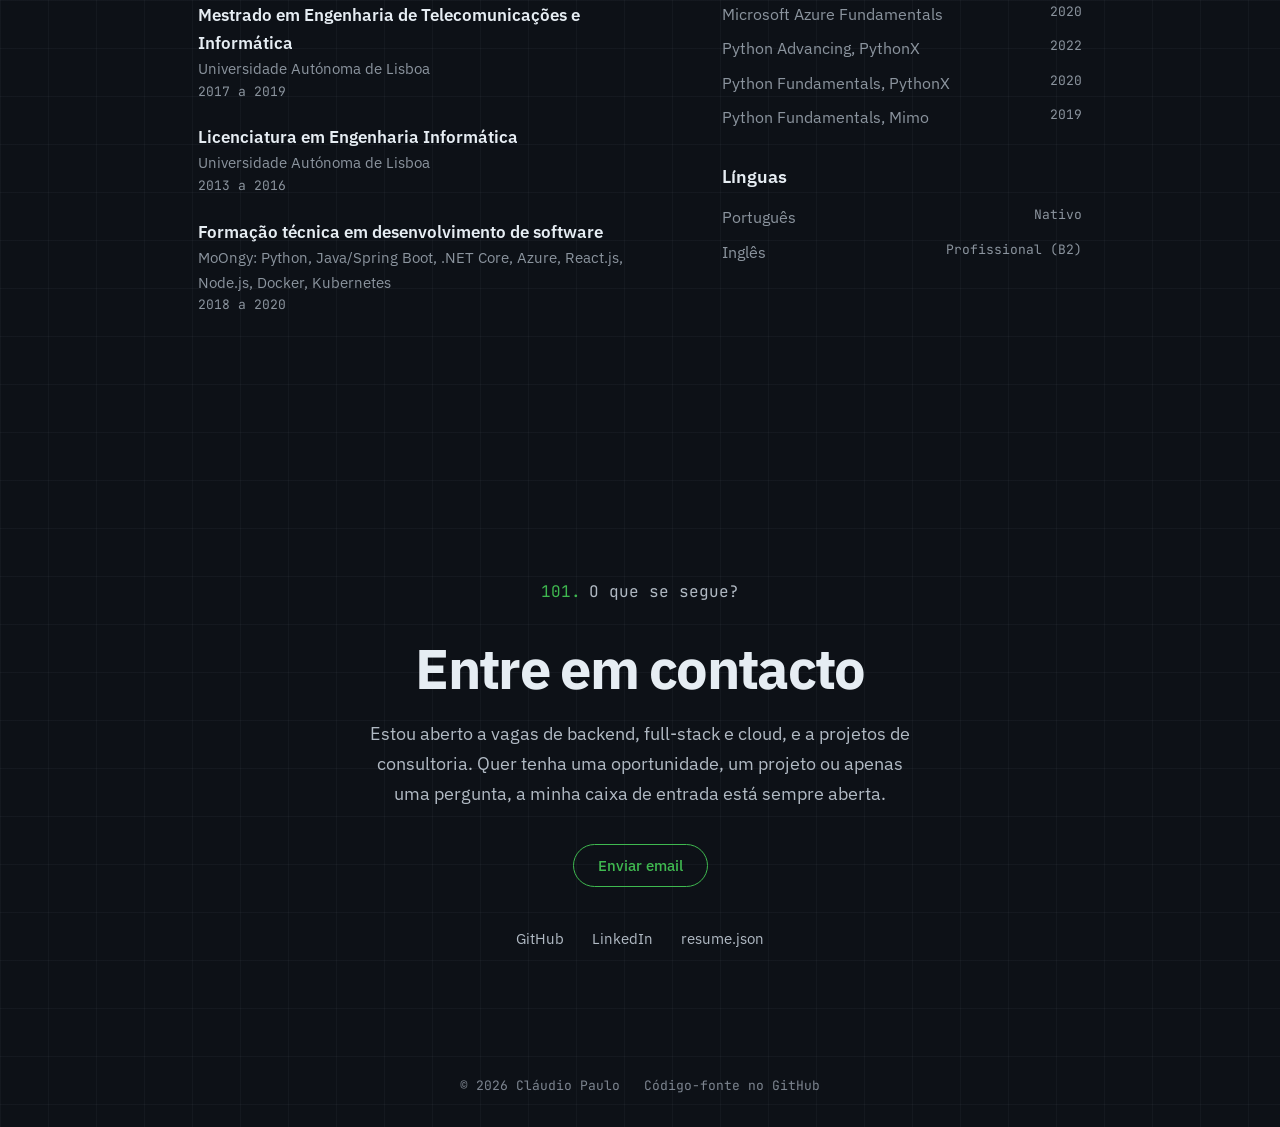
<file: pt/index.html>
<!DOCTYPE html>
<html lang="pt-PT">
<head>
<meta charset="UTF-8">
<meta name="viewport" content="width=device-width, initial-scale=1, viewport-fit=cover">
<title>Cláudio Paulo | Engenheiro de Software Backend</title>
<meta name="description" content="Cláudio Paulo é engenheiro de software backend e full-stack em Lisboa, com mais de 8 anos em telecomunicações, banca e SaaS. Java, Python, Node.js, Docker, Kubernetes, Azure.">
<meta name="color-scheme" content="dark">
<meta name="theme-color" content="#0d1117">
<meta http-equiv="Content-Security-Policy" content="default-src 'self'; script-src 'self'; style-src 'self'; img-src 'self' data:; font-src 'self'; connect-src 'none'; object-src 'none'; base-uri 'self'; form-action 'none'">
<meta name="author" content="Cláudio Paulo">
<link rel="canonical" href="https://claudiopaulo.com/pt/">
<link rel="alternate" hreflang="en" href="https://claudiopaulo.com/">
<link rel="alternate" hreflang="pt-PT" href="https://claudiopaulo.com/pt/">
<link rel="alternate" hreflang="x-default" href="https://claudiopaulo.com/">
<meta property="og:type" content="website">
<meta property="og:locale" content="pt_PT">
<meta property="og:locale:alternate" content="en_GB">
<meta property="og:site_name" content="Cláudio Paulo">
<meta property="og:title" content="Cláudio Paulo | Engenheiro de Software Backend">
<meta property="og:description" content="Mais de 8 anos a construir APIs e microserviços para telecomunicações, banca e SaaS.">
<meta property="og:url" content="https://claudiopaulo.com/pt/">
<meta property="og:image" content="https://claudiopaulo.com/assets/og-image.png">
<meta property="og:image:width" content="1200">
<meta property="og:image:height" content="630">
<meta name="twitter:card" content="summary_large_image">
<script type="application/ld+json">{"@context": "https://schema.org", "@type": "Person", "name": "Cláudio Paulo", "jobTitle": "Engenheiro de Software Backend", "url": "https://claudiopaulo.com/", "sameAs": ["https://github.com/ClaudioPaulo", "https://linkedin.com/in/claudio-paulo"], "knowsAbout": ["Java", "Spring Boot", "Python", "Node.js", "Microservices", "REST APIs", "Docker", "Kubernetes", "Microsoft Azure", "PostgreSQL"]}</script>
<link rel="icon" href="../assets/favicon.svg" type="image/svg+xml">
<link rel="preload" href="../assets/fonts/ibm-plex-sans-latin-400-normal.woff2" as="font" type="font/woff2" crossorigin>
<link rel="preload" href="../assets/fonts/ibm-plex-sans-latin-700-normal.woff2" as="font" type="font/woff2" crossorigin>
<link rel="stylesheet" href="../css/styles.css">
<link rel="stylesheet" href="../css/print.css" media="print">

</head>
<body>
<svg class="defs" aria-hidden="true" focusable="false"><filter id="duotone" color-interpolation-filters="sRGB"><feColorMatrix type="matrix" values="0.2126 0.7152 0.0722 0 0  0.2126 0.7152 0.0722 0 0  0.2126 0.7152 0.0722 0 0  0 0 0 1 0"/><feComponentTransfer><feFuncR type="table" tableValues="0.03 0.14 0.67"/><feFuncG type="table" tableValues="0.09 0.55 0.94"/><feFuncB type="table" tableValues="0.05 0.25 0.73"/></feComponentTransfer></filter></svg>
<a class="skip" href="#main">Saltar para o conteúdo</a>
<header class="top">
  <div class="wrap">
    <a class="brand" href="#main">Cláudio Paulo</a>
    <div class="hdr-right">
    <nav aria-label="Principal"><ul>
      <li><a href="#about">Sobre</a></li>
      <li><a href="#experience">Experiência</a></li>
      <li><a href="#projects">Projetos</a></li>
      <li><a href="#contact">Contacto</a></li>
      <li><a class="btn" href="../resume/CV-Claudio-Paulo.pdf" target="_blank" rel="noopener">Currículo</a></li>
    </ul></nav>
    <div class="lang" role="group" aria-label="Idioma"><a href="../" hreflang="en" lang="en">EN</a><a href="./" hreflang="pt-PT" lang="pt-PT" aria-current="true">PT</a></div>
    </div>
  </div>
</header>

<aside class="side side-left" aria-label="Redes sociais">
  <ul>
    <li><a href="https://github.com/ClaudioPaulo" rel="noopener" aria-label="GitHub"><svg viewBox="0 0 24 24" aria-hidden="true"><path d="M9 19c-5 1.5-5-2.5-7-3m14 6v-3.87a3.37 3.37 0 00-.94-2.61c3.14-.35 6.44-1.54 6.44-7A5.44 5.44 0 0020 4.77 5.07 5.07 0 0019.91 1S18.73.65 16 2.48a13.38 13.38 0 00-7 0C6.27.65 5.09 1 5.09 1A5.07 5.07 0 005 4.77a5.44 5.44 0 00-1.5 3.78c0 5.42 3.3 6.61 6.44 7A3.37 3.37 0 009 18.13V22"/></svg></a></li>
    <li><a href="https://linkedin.com/in/claudio-paulo" rel="noopener" aria-label="LinkedIn"><svg viewBox="0 0 24 24" aria-hidden="true"><path d="M16 8a6 6 0 016 6v7h-4v-7a2 2 0 00-2-2 2 2 0 00-2 2v7h-4v-7a6 6 0 016-6z"/><rect x="2" y="9" width="4" height="12"/><circle cx="4" cy="4" r="2"/></svg></a></li>
  </ul>
</aside>
<aside class="side side-right" aria-label="Email">
  <a href="mailto:eng.claudio.paulo@gmail.com">eng.claudio.paulo@gmail.com</a>
</aside>

<main id="main" tabindex="-1">
<div class="printhead"><h1>Cláudio Paulo</h1><p class="pt">Backend Software Engineer | Java, Python, Cloud &amp; DevOps</p><p class="pc"><span>eng.claudio.paulo@gmail.com</span><span>linkedin.com/in/claudio-paulo</span><span>github.com/ClaudioPaulo</span><span>Portugal</span></p></div>
<section class="hero" aria-label="Introdução">
  <div class="wrap">
    <p class="status"><span class="dot" aria-hidden="true"></span>Aberto a vagas de backend e a projetos de consultoria</p>
    <p class="hi">Olá, o meu nome é</p>
    <h1>Cláudio Paulo.</h1>
    <h2>Construo sistemas backend que escalam.</h2>
    <p class="lead">Sou engenheiro de software, baseado em Lisboa, com mais de 8 anos em telecomunicações, banca e SaaS, a desenhar APIs e microserviços que processam milhões de transações por dia. Sou também fundador da K2ACPTech, uma consultora de software freelance.</p>
    <a class="btn" href="#projects">Veja os meus projetos!</a>
  </div>
</section>

<section class="stats" aria-label="Impacto em números"><div class="wrap"><dl>
    <div><dt>transações diárias em plataformas de telecomunicações</dt><dd>1M+</dd></div>
    <div><dt>clientes de aplicações bancárias</dt><dd>4M+</dd></div>
    <div><dt>utilizadores ativos numa AppStore por subscrição</dt><dd>100K+</dd></div>
    <div><dt>países servidos por plataformas de SMS</dt><dd>5</dd></div>
  </dl></div></section>

<section id="about"><div class="wrap">
  <h2 class="h">Sobre mim</h2>
  <div class="about">
    <div>
      <p>Desenho, desenvolvo e coloco em produção software escalável. O meu forte é o backend: microserviços, sistemas distribuídos e APIs REST, sobretudo em Java com Spring Boot, Python e Node.js.</p>
      <p>Trabalhei em plataformas de telecomunicações e banca de grande escala, desde serviços de SMS em cinco países até aplicações bancárias usadas por mais de 4M de clientes. Na K2ACPTech levo os projetos dos clientes por todo o ciclo de vida: requisitos, arquitetura, desenvolvimento, testes, entrega e monitorização.</p>
    </div>
    <figure class="photo">
      <span class="fb" aria-hidden="true">CP</span>
      <img src="../assets/profile.jpg" alt="Retrato de Cláudio Paulo" width="300" height="375" loading="lazy">
    </figure>
  </div>
  <dl class="skills">
      <div><dt>Backend e arquitetura</dt><dd>Java, Spring Boot, Python, Django, Node.js, Fastify, Rust, C#/.NET Core, PHP/Laravel, REST APIs, Microservices</dd></div>
      <div><dt>Cloud e DevOps</dt><dd>Docker, Kubernetes, Microsoft Azure, CI/CD, Jenkins, GitHub Actions, Git, Grafana</dd></div>
      <div><dt>Bases de dados e mensagens</dt><dd>PostgreSQL, SQLite, Supabase, MongoDB, Oracle, SQL Server, Redis, RabbitMQ</dd></div>
      <div><dt>Frontend</dt><dd>React.js, Next.js, TypeScript, Tauri, JavaScript (ES6+), HTML5/CSS3, Bootstrap, Tailwind CSS</dd></div>
    </dl>
</div></section>

<section id="experience"><div class="wrap">
  <h2 class="h">Onde trabalhei</h2>
  <div class="xp">
    <div role="tablist" aria-label="Empregadores">
      <button role="tab" id="t0" aria-selected="true" aria-controls="p0">K2ACPTech</button>
      <button role="tab" id="t1" aria-selected="false" aria-controls="p1" tabindex="-1">TIMWETECH</button>
      <button role="tab" id="t2" aria-selected="false" aria-controls="p2" tabindex="-1">Everis / CGD</button>
      <button role="tab" id="t3" aria-selected="false" aria-controls="p3" tabindex="-1">Sparklegend</button>
      <button role="tab" id="t4" aria-selected="false" aria-controls="p4" tabindex="-1">Altice Portugal</button>
    </div>
    <div>
      <div role="tabpanel" id="p0" aria-labelledby="t0">
        <h3>Fundador e Engenheiro de Software <span class="at">na K2ACPTech</span></h3>
        <div class="when">Maio de 2024 até ao presente. Freelancer, Portugal (remoto)</div>
        <div class="tags"><span>Rust</span><span>Tauri</span><span>Fastify</span><span>TypeScript</span><span>React</span><span>Next.js</span><span>Node.js</span><span>PostgreSQL</span><span>SQLite</span><span>Supabase</span><span>Docker</span><span>Kubernetes</span><span>CI/CD</span></div>
        <ul><li>Dirijo a K2ACPTech, uma consultora de software freelance que desenvolve software à medida para clientes internacionais. Cada projeto abrange requisitos, arquitetura, desenvolvimento, testes e entrega.</li><li><strong>Sistema de patologia hospitalar (Angola):</strong> substituí soluções manuais que podiam deixar o laboratório parado dias ou semanas sem ligação. Aplicação desktop offline-first (Rust, Tauri, SQLite local, API Fastify, PostgreSQL) com mais de 1.000 relatórios por dia e dados e estatísticas em tempo real. Entregue em seis meses (fev.–ago. de 2025).</li><li><strong>Website de farmácia (Canadá):</strong> os clientes fazem pedidos, marcações e agendamentos, submetem receitas e veem quando estão prontas para levantamento. Concebi e lancei o site com Next.js, React, Tailwind CSS e Supabase.</li><li><strong>Painel de administração de RH:</strong> gere mais de 125 colaboradores e automatiza ponto, férias, faltas, deslocações, salários, recrutamento e horários. Desenvolvido em React, TypeScript, Node.js e PostgreSQL.</li><li>Em projetos freelance: implementei pipelines de <strong>CI/CD</strong> e implementações em contentores (<strong>Docker e Kubernetes</strong>) para automatizar os releases.</li></ul>
      </div>
      <div role="tabpanel" id="p1" aria-labelledby="t1" hidden>
        <h3>Senior Technology Specialist <span class="at">na TIMWETECH</span></h3>
        <div class="when">Julho de 2018 a abril de 2024. Lisboa. Consultor via Adentis até junho de 2022</div>
        <div class="tags"><span>Java</span><span>Python</span><span>Django</span><span>Node.js</span><span>RabbitMQ</span><span>Docker</span><span>Grafana</span></div>
        <h4 class="role">Senior Technology Specialist <span>março de 2022 a abril de 2024</span></h4>
        <ul><li>Arquitetei uma infraestrutura de microserviços com <strong>Java, Python, RabbitMQ e Docker</strong>.</li><li>Desenhei a arquitetura (aprovada pelo arquiteto da equipa) e desenvolvi um sistema automatizado de processamento de ficheiros com encriptação ponta a ponta (<strong>Java/Python</strong>) para ficheiros de clientes com mais de 1 GB (alguns de terabytes), gerados de 5 em 5 a 20 em 20 minutos, com eventos em tempo real via <strong>RabbitMQ</strong>.</li><li>Substituí investigações manuais (uma vez, um dia inteiro) por recuperação com um clique: dashboard em <strong>Django</strong> e monitorização de threads para acompanhar entregas e fazer retry, reprocessamento, reenvio e atualização de chaves.</li><li>Dei à equipa e aos clientes visibilidade em tempo real do estado dos eventos e dos ficheiros, com monitorização e alertas em <strong>Grafana</strong>.</li><li>Fiz mentoria a programadores juniores e revisões de código para promover boas práticas de engenharia.</li></ul>
        <h4 class="role">Technology Specialist <span>março de 2020 a fevereiro de 2022</span></h4>
        <ul><li>Desenvolvi sistemas escaláveis e de alto desempenho que processam <strong>mais de 1M de transações diárias</strong> para clientes de telecomunicações.</li><li>Construí plataformas de entretenimento por SMS integradas com operadoras móveis e fornecedores de serviços de valor acrescentado em <strong>5 países</strong>.</li></ul>
        <h4 class="role">Technology Assistant <span>julho de 2018 a fevereiro de 2020</span></h4>
        <ul><li>Desenvolvi sistemas de entretenimento por SMS e as ligações técnicas entre a TIMWE, as operadoras móveis e os fornecedores de conteúdos.</li><li>Contribuí para a fase final de desenvolvimento, testes, configuração e apoio à implementação no cliente de uma AppStore Android por subscrição com <strong>mais de 100K utilizadores ativos</strong>.</li></ul>
      </div>
      <div role="tabpanel" id="p2" aria-labelledby="t2" hidden>
        <h3>Programador Java Júnior <span class="at">na Everis (cliente: CGD)</span></h3>
        <div class="when">Março de 2018 a junho de 2018. Lisboa</div>
        <div class="tags"><span>Java 5</span><span>JEE</span><span>Hibernate</span><span>JPA</span><span>SOAP</span><span>JBoss</span><span>Oracle</span><span>SQL</span><span>XML</span><span>JSON</span><span>jQuery</span><span>Bootstrap</span><span>Jenkins</span></div>
        <ul>
          <li>Desenvolvi e mantive aplicações bancárias empresariais com <strong>mais de 4M de clientes</strong>.</li>
          <li>Escrevi scripts SQL e stored procedures para novas funcionalidades.</li>
          <li>Trabalhei com a equipa de QA para cumprir requisitos de qualidade e conformidade num ambiente regulado.</li>
        </ul>
      </div>
      <div role="tabpanel" id="p3" aria-labelledby="t3" hidden>
        <h3>Programador Web (Estágio) <span class="at">na Sparklegend</span></h3>
        <div class="when">Novembro de 2017 a março de 2018. Lisboa. Estágio de 4 meses, a tempo parcial, proporcionado pela universidade</div>
        <div class="tags"><span>PHP</span><span>JavaScript</span><span>HTML</span><span>CSS</span><span>Bootstrap</span><span>MySQL</span><span>WordPress</span></div>
        <ul>
          <li>Desenvolvi 3 aplicações web internas com frameworks JavaScript modernas.</li>
          <li>Construí interfaces responsivas com Bootstrap e CSS3 personalizado.</li>
          <li>Mantive sistemas de produção em WordPress e PHP.</li>
        </ul>
      </div>
      <div role="tabpanel" id="p4" aria-labelledby="t4" hidden>
        <h3>Estagiário de Programação Júnior <span class="at">na Altice Portugal (antiga Portugal Telecom)</span></h3>
        <div class="when">Dezembro de 2014 a junho de 2015. Lisboa</div>
        <div class="tags"><span>C</span><span>.NET (C#)</span></div>
        <ul>
          <li>Apoiei sistemas internos em C e .NET (C#), incluindo depuração e manutenção de código legado.</li>
          <li>Colaborei na otimização de desempenho.</li>
        </ul>
      </div>
    </div>
  </div>
</div></section>

<section id="projects"><div class="wrap">
  <h2 class="h">Trabalho em destaque</h2>
  <ul class="proj">
    <li>
      <h3>MediaTrack</h3>
      <p>Aplicação full-stack para registar filmes, séries, anime, manga e livros, com uma só pesquisa em TMDB, AniList e Open Library. Início de sessão sem palavra-passe, isolamento de dados por utilizador com Row Level Security e builds nativos para iOS e Android a partir do mesmo código.</p>
      <div class="tags"><span>Next.js</span><span>TypeScript</span><span>Supabase</span><span>Tailwind</span><span>Capacitor</span><span>GitHub Actions</span></div>
      <div class="fig"><a href="https://github.com/ClaudioPaulo/mediatrack" rel="noopener">Ver código no GitHub</a><a href="https://github.com/ClaudioPaulo/mediatrack/actions" rel="noopener">Execuções de CI</a></div>
          <details class="how">
        <summary>Como funciona</summary>
        <div class="diagram"><svg viewBox="0 0 760 230" role="img" aria-labelledby="tm dm"><title id="tm">Arquitetura do MediaTrack</title><desc id="dm">A aplicação comunica com o Supabase para autenticação e dados, e com três APIs públicas de catálogos para a pesquisa.</desc><defs><marker id="am" viewBox="0 0 8 8" refX="7" refY="4" markerWidth="7" markerHeight="7" orient="auto"><path d="M0 0 L8 4 L0 8z" fill="#64ffda" stroke="none"/></marker></defs><rect x="24" y="70" width="250" height="90" rx="6" class=""/><text x="149.0" y="113.0" text-anchor="middle">App</text><text class="s" x="149.0" y="131.0" text-anchor="middle">Next.js, export estático</text><text class="s" x="149" y="152" text-anchor="middle">Web, PWA, iOS, Android</text><rect x="450" y="20" width="280" height="70" rx="6" class=""/><text x="590.0" y="53.0" text-anchor="middle">Supabase</text><text class="s" x="590.0" y="71.0" text-anchor="middle">Auth (código por email) + Postgres com RLS</text><rect x="450" y="140" width="280" height="70" rx="6" class=""/><text x="590.0" y="173.0" text-anchor="middle">TMDB, AniList, Open Library</text><text class="s" x="590.0" y="191.0" text-anchor="middle">consultadas em paralelo, normalizadas</text><rect x="24" y="180" width="250" height="40" rx="6" class=""/><text class="s" x="149" y="205" text-anchor="middle">Keychain/Keystore + cache offline</text><path d="M149 162 V178" marker-end="url(#am)"/><path d="M276 100 C360 100 360 55 448 55" marker-end="url(#am)"/><path d="M276 130 C360 130 360 175 448 175" marker-end="url(#am)"/><text class="s" x="292" y="38">auth + dados (RLS)</text><text class="s" x="292" y="214">Promise.allSettled</text></svg></div>
        <ul class="why"><li>Um único build corre na web, como PWA e dentro do Capacitor em iOS e Android. Uma barreira de autenticação no cliente substituiu o middleware de servidor que o export estático não consegue usar.</li><li>O início de sessão é sem palavra-passe, com um código de uso único por email. No telemóvel, a sessão fica guardada no Keychain ou no Keystore.</li><li>O Row Level Security mantém a biblioteca e as avaliações de cada utilizador privadas, garantido no PostgreSQL e não no código da aplicação.</li><li>A pesquisa chama TMDB, AniList e Open Library em paralelo e tolera uma fonte a falhar, e depois normaliza tudo num só modelo.</li><li>A biblioteca fica em cache para leitura offline, e os lembretes são agendados localmente no dispositivo.</li><li>O GitHub Actions constrói a aplicação a cada push, evita que o projeto Supabase gratuito seja pausado e pode enviar builds iOS para o TestFlight.</li></ul>
        <h4 class="lim">Limitações e próximos passos</h4>
        <ul class="why"><li>Os pedidos aos catálogos saem diretamente do cliente, por isso o token de leitura do TMDB vai no bundle e os limites de pedidos são por dispositivo. Um pequeno proxy com cache resolveria as duas coisas.</li><li>Ainda não há testes automatizados. A normalização da pesquisa é a primeira coisa que eu cobriria.</li><li>O modo offline é só de leitura: as alterações precisam de ligação, porque escrevem no Supabase.</li></ul>
      </details>
    </li>
    <li>
      <h3>spring-boot-auth-template</h3>
      <p>Um starter Spring Boot reutilizável para autenticação JWT e gestão de utilizadores com controlo de acesso por papéis. O registo cria sempre um utilizador normal, os administradores gerem todos e cada utilizador gere apenas a sua conta. Coberto por testes automatizados e CI.</p>
      <div class="tags"><span>Java 17</span><span>Spring Boot 3</span><span>Spring Security</span><span>JPA</span><span>JWT</span><span>PostgreSQL</span><span>Flyway</span><span>Docker</span><span>JUnit 5</span><span>GitHub Actions</span></div>
      <div class="fig"><a href="https://github.com/ClaudioPaulo/spring-boot-auth-template" rel="noopener">Ver código no GitHub</a><a href="https://github.com/ClaudioPaulo/spring-boot-auth-template/actions" rel="noopener">Execuções de CI</a></div>
          <details class="how">
        <summary>Como funciona</summary>
        <div class="diagram"><svg viewBox="0 0 760 244" role="img" aria-labelledby="tu du"><title id="tu">Fluxo de login e de pedidos no spring-boot-auth-template</title><desc id="du">Login: o cliente envia as credenciais, o controlador autentica através do gestor de autenticação com BCrypt e o serviço JWT emite um token. Os pedidos autenticados passam pelo filtro JWT, depois pelo controlador, pelo serviço e pelo repositório.</desc><defs><marker id="au" viewBox="0 0 8 8" refX="7" refY="4" markerWidth="7" markerHeight="7" orient="auto"><path d="M0 0 L8 4 L0 8z" fill="#64ffda" stroke="none"/></marker></defs><text class="s" x="24" y="28">1. Login</text><rect x="24" y="38" width="120" height="52" rx="6"/><text x="84" y="62" text-anchor="middle">Cliente</text><text class="s" x="84" y="80" text-anchor="middle">POST /login</text><rect x="172" y="38" width="120" height="52" rx="6"/><text x="232" y="62" text-anchor="middle">AuthController</text><text class="s" x="232" y="80" text-anchor="middle">autentica</text><rect x="320" y="38" width="120" height="52" rx="6"/><text x="380" y="62" text-anchor="middle">AuthManager</text><text class="s" x="380" y="80" text-anchor="middle">verifica BCrypt</text><rect x="468" y="38" width="120" height="52" rx="6"/><text x="528" y="62" text-anchor="middle">JwtService</text><text class="s" x="528" y="80" text-anchor="middle">emite JWT HS256</text><path d="M146 64 H170" marker-end="url(#au)"/><path d="M294 64 H318" marker-end="url(#au)"/><path d="M442 64 H466" marker-end="url(#au)"/><text class="s" x="24" y="124">2. Pedido autenticado</text><rect x="24" y="134" width="120" height="52" rx="6"/><text x="84" y="158" text-anchor="middle">Cliente</text><text class="s" x="84" y="176" text-anchor="middle">Bearer token</text><rect x="172" y="134" width="120" height="52" rx="6"/><text x="232" y="158" text-anchor="middle">Filtro JWT</text><text class="s" x="232" y="176" text-anchor="middle">valida o token</text><rect x="320" y="134" width="120" height="52" rx="6"/><text x="380" y="158" text-anchor="middle">Controller</text><text class="s" x="380" y="176" text-anchor="middle">ADMIN ou dono</text><rect x="468" y="134" width="120" height="52" rx="6"/><text x="528" y="158" text-anchor="middle">Serviço</text><text class="s" x="528" y="176" text-anchor="middle">lógica de negócio</text><rect x="616" y="134" width="120" height="52" rx="6"/><text x="676" y="158" text-anchor="middle">Repositório</text><text class="s" x="676" y="176" text-anchor="middle">JPA, SQL</text><path d="M146 160 H170" marker-end="url(#au)"/><path d="M294 160 H318" marker-end="url(#au)"/><path d="M442 160 H466" marker-end="url(#au)"/><path d="M590 160 H614" marker-end="url(#au)"/><path class="d" d="M24 206 H736"/><text class="s" x="24" y="228">Transversal: tratamento de exceções (erros JSON), registo de auditoria de segurança, hashing BCrypt</text></svg></div>
        <ul class="why"><li>Sessões sem estado: cada pedido leva um JWT assinado (HS256). A chave de assinatura vem da variável de ambiente <code>JWT_SECRET</code>, por isso nenhum segredo fica no repositório.</li><li>Os papéis são aplicados com segurança ao nível do método. O registo cria sempre um <code>USER</code>, por isso um cliente nunca pode escolher o próprio papel. Os administradores gerem todos, e os utilizadores gerem apenas a sua conta.</li><li>As palavras-passe são guardadas com hash BCrypt. Um registo de auditoria de segurança regista logins (com sucesso e falhados), registos, remoções e acessos negados.</li><li>Os erros devolvem um formato JSON consistente através de um tratador global de exceções.</li><li>O Swagger UI e a consola H2 só estão ativos no perfil dev. Em produção a aplicação corre em PostgreSQL com migrações Flyway, e <code>docker compose up</code> arranca toda a stack.</li><li>Testes unitários e de integração, incluindo registo concorrente.</li></ul>
        <h4 class="lim">Limitações e próximos passos</h4>
        <ul class="why"><li>Os tokens de acesso duram 24 horas e não podem ser revogados antes de expirar. Próximo passo: tokens de acesso de curta duração com rotação de refresh tokens e uma lista de revogação.</li><li>Não há limite de pedidos nem bloqueio de conta no login, por isso a proteção contra força bruta fica para um gateway ou um futuro filtro.</li><li>Os registos de auditoria vão para ficheiros de log. Em produção devem ser enviados para um armazenamento central, por exemplo através da configuração Logstash incluída.</li><li>Existe apenas uma tabela. Um serviço real acrescentaria verificação de email e recuperação de palavra-passe, e testes contra um PostgreSQL real com Testcontainers.</li></ul>
      </details>
    </li>
    <li>
      <h3>Plataformas de telecomunicações e VAS</h3>
      <p>Sistemas de grande volume, incluindo plataformas de entretenimento por SMS integradas com operadoras móveis e fornecedores de VAS.</p>
      <div class="tags"><span>Java</span><span>Python</span><span>Node.js</span><span>RabbitMQ</span><span>Docker</span></div>
      <div class="fig"><b>1M+</b>transações diárias</div>
    </li>
    <li>
      <h3>AppStore por subscrição</h3>
      <p>Contribuí para a fase final de desenvolvimento, testes e configuração de uma AppStore Android por subscrição.</p>
      <div class="fig"><b>100K+</b>utilizadores ativos</div>
    </li>
    <li>
      <h3>Aplicações bancárias empresariais</h3>
      <p>Desenvolvi e mantive aplicações para um dos maiores bancos de Portugal, com scripts SQL e stored procedures por trás das novas funcionalidades.</p>
      <div class="fig"><b>4M+</b>clientes</div>
    </li>
    <li>
      <h3>Sistema de patologia hospitalar offline-first</h3>
      <p>Projeto para um cliente: uma aplicação desktop offline-first para o laboratório de um hospital em Angola. Substituiu soluções manuais que podiam deixar o laboratório parado dias ou semanas quando a ligação falhava, e trata agora mais de 1.000 relatórios por dia com dados e estatísticas em tempo real.</p>
      <div class="tags"><span>Rust</span><span>Tauri</span><span>Fastify</span><span>PostgreSQL</span><span>SQLite</span></div>
      <div class="fig"><b>1.000+</b>relatórios diários do laboratório</div>
    </li>
  </ul>
</div></section>

<section id="education"><div class="wrap">
  <h2 class="h">Formação e credenciais</h2>
  <div class="two">
    <div>
      <h3>Formação</h3>
      <div class="item"><b>Mestrado em Engenharia de Telecomunicações e Informática</b><span>Universidade Autónoma de Lisboa</span><span class="d">2017 a 2019</span></div>
      <div class="item"><b>Licenciatura em Engenharia Informática</b><span>Universidade Autónoma de Lisboa</span><span class="d">2013 a 2016</span></div>
      <div class="item"><b>Formação técnica em desenvolvimento de software</b><span>MoOngy: Python, Java/Spring Boot, .NET Core, Azure, React.js, Node.js, Docker, Kubernetes</span><span class="d">2018 a 2020</span></div>
    </div>
    <div>
      <h3>Certificações</h3>
      <ul class="certs">
        <li>Microsoft Azure Fundamentals <span class="d">2020</span></li>
        <li>Python Advancing, PythonX <span class="d">2022</span></li>
        <li>Python Fundamentals, PythonX <span class="d">2020</span></li>
        <li>Python Fundamentals, Mimo <span class="d">2019</span></li>
      </ul>
      <h3>Línguas</h3>
      <ul class="certs">
        <li>Português <span class="d">Nativo</span></li>
        <li>Inglês <span class="d">Profissional (B2)</span></li>
      </ul>
    </div>
  </div>
</div></section>

<section id="contact" class="contact"><div class="wrap">
  <p class="kicker">O que se segue?</p>
  <h2>Entre em contacto</h2>
  <p>Estou aberto a vagas de backend, full-stack e cloud, e a projetos de consultoria. Quer tenha uma oportunidade, um projeto ou apenas uma pergunta, a minha caixa de entrada está sempre aberta.</p>
  <a class="btn" href="mailto:eng.claudio.paulo@gmail.com">Enviar email</a>
  <div class="links">
    <a href="https://github.com/ClaudioPaulo" rel="noopener">GitHub</a>
    <a href="https://linkedin.com/in/claudio-paulo" rel="noopener">LinkedIn</a>
    <a href="../resume/resume.json">resume.json</a>
  </div>
</div></section>
</main>

<footer><span>© 2026 Cláudio Paulo</span> <a href="https://github.com/ClaudioPaulo/claudiopaulo.com" rel="noopener">Código-fonte no GitHub</a></footer>

<script src="../js/main.js" defer></script>
</body>
</html>
</file>
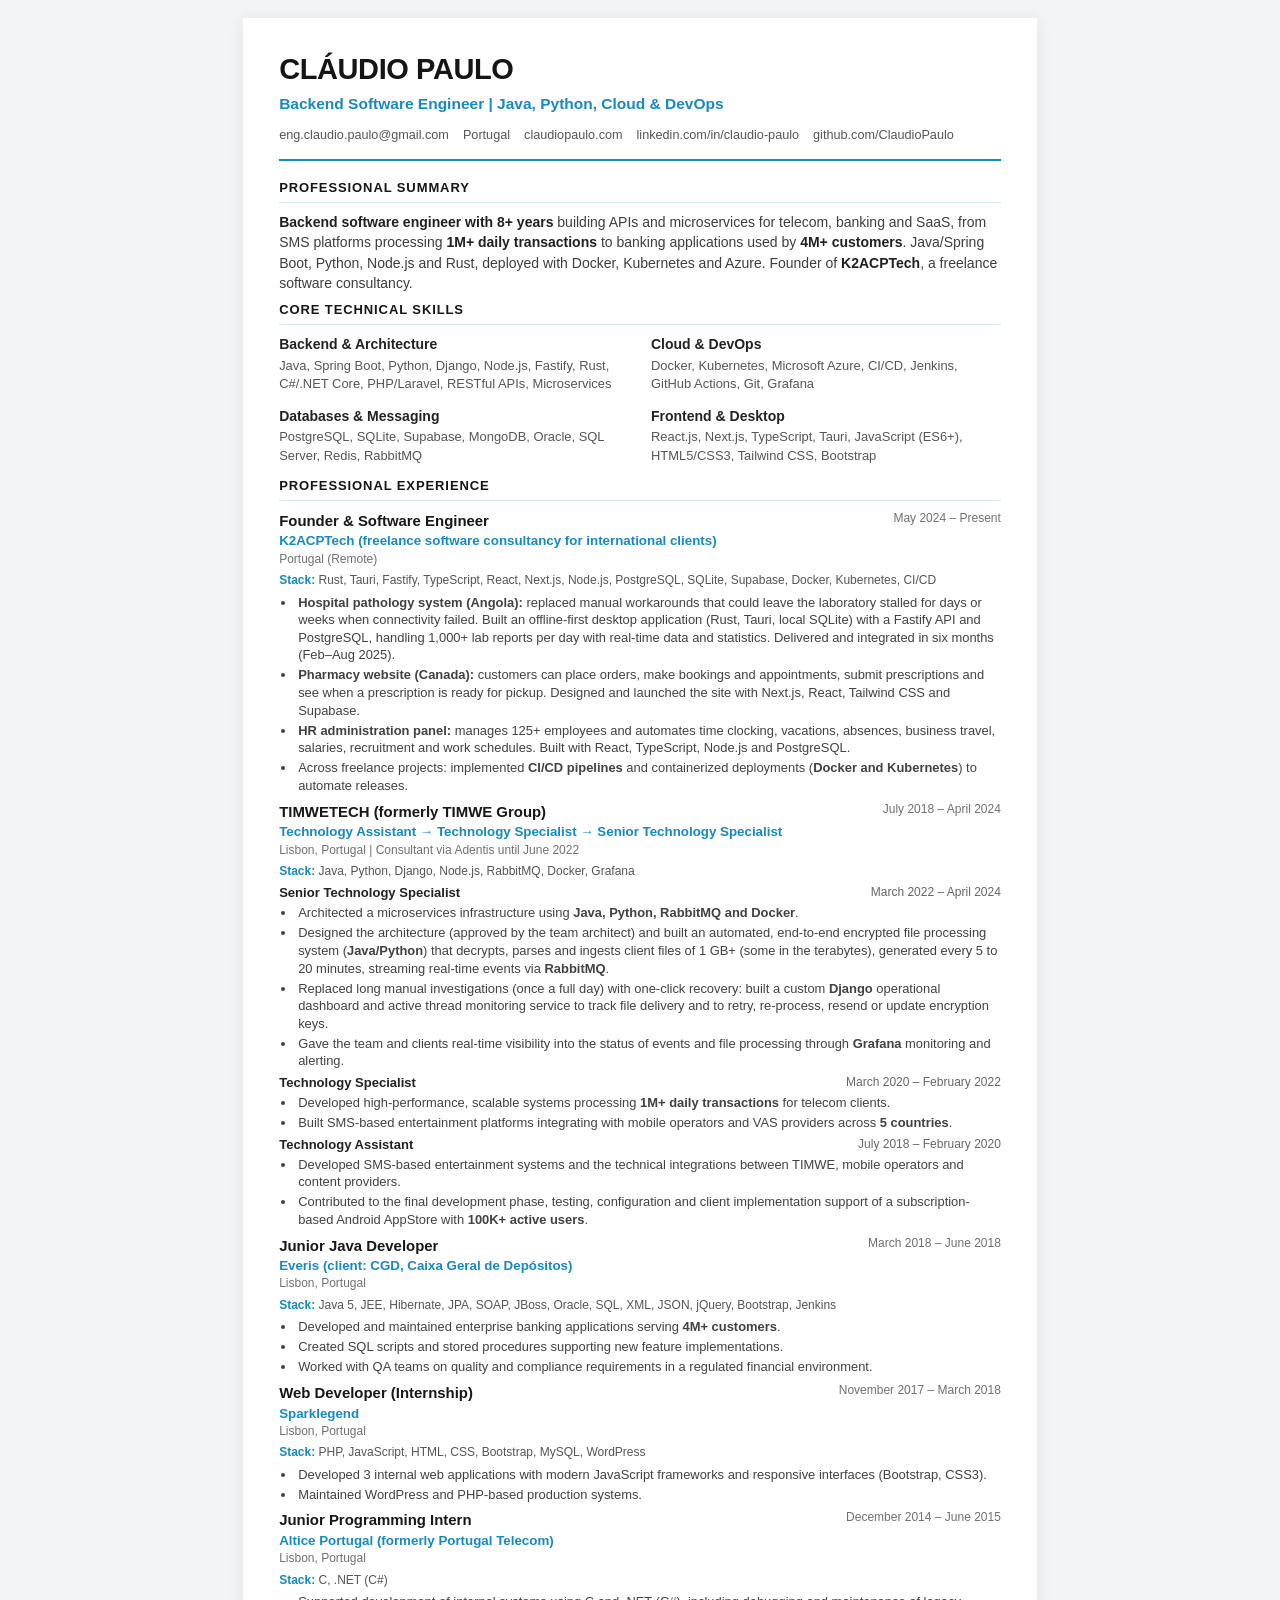
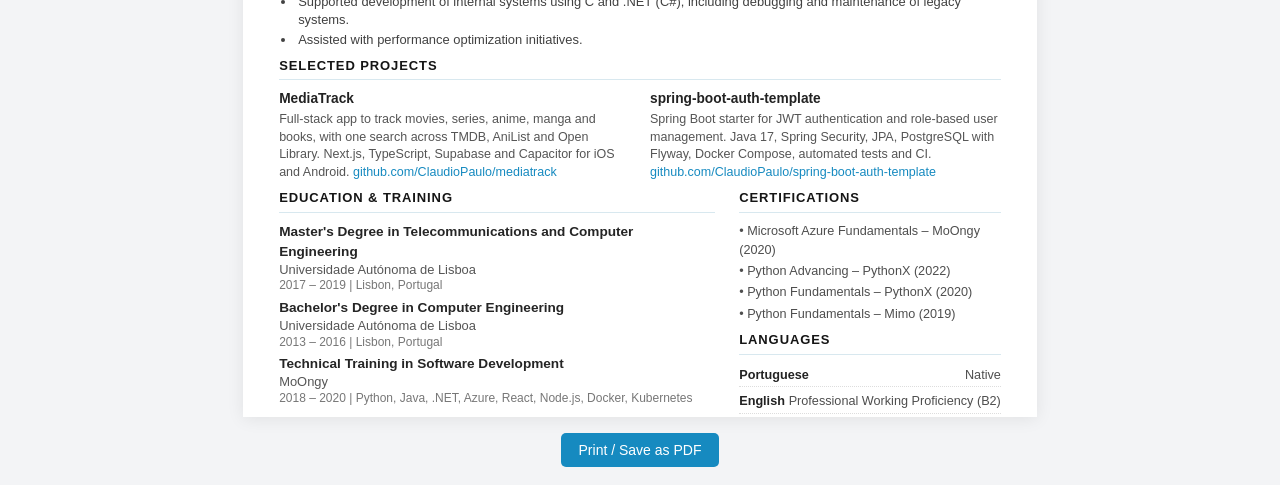
<file: resume/cv_claudio_paulo.html>
<!DOCTYPE html>
<html lang="en">
<head>
<meta charset="UTF-8">
<meta name="viewport" content="width=device-width, initial-scale=1.0">
<title>Cláudio Paulo - Backend Software Engineer | Java, Python, Cloud &amp; DevOps</title>
<style>
    * { margin: 0; padding: 0; box-sizing: border-box; }
    @page { size: A4; margin: 12mm; }
    body {
        font-family: "Segoe UI", Tahoma, Geneva, Verdana, sans-serif;
        color: #252525;
        background: #f3f4f6;
        line-height: 1.45;
        font-size: 10.5pt;
        padding: 18px;
    }
    .cv-container {
        max-width: 210mm;
        margin: 0 auto;
        background: #fff;
        padding: 30px 36px;
        box-shadow: 0 2px 16px rgba(0,0,0,.08);
    }
    .header {
        border-bottom: 2px solid #168ac0;
        padding-bottom: 15px;
        margin-bottom: 18px;
    }
    .name {
        font-size: 29px;
        font-weight: 750;
        color: #151515;
        letter-spacing: -.4px;
    }
    .title {
        margin-top: 3px;
        margin-bottom: 10px;
        font-size: 15.5px;
        font-weight: 650;
        color: #168ac0;
    }
    .contact-info {
        display: flex;
        flex-wrap: wrap;
        gap: 5px 14px;
        color: #555;
        font-size: 9.5pt;
    }
    .contact-item a { color: inherit; text-decoration: none; }
    .section { margin-bottom: 9px; }
    .section-title {
        font-size: 13px;
        font-weight: 750;
        color: #151515;
        text-transform: uppercase;
        letter-spacing: .9px;
        border-bottom: 1px solid #d8e8ef;
        padding-bottom: 4px;
        margin-bottom: 9px;
    }
    .summary {
        font-size: 10.5pt;
        line-height: 1.58;
        color: #3d3d3d;
    }
    .summary strong { color: #202020; }
    .skills-grid {
        display: grid;
        grid-template-columns: 1fr 1fr;
        gap: 9px 22px;
    }
    .skill-category { margin-bottom: 3px; }
    .skill-category-title {
        font-size: 10.5pt;
        font-weight: 700;
        color: #222;
        margin-bottom: 2px;
    }
    .skill-list { color: #555; font-size: 9.7pt; line-height: 1.45; }
    .job { margin-bottom: 8px; }
    .job:last-child { margin-bottom: 0; }
    .job-header {
        display: flex;
        justify-content: space-between;
        gap: 12px;
        align-items: flex-start;
        margin-bottom: 4px;
    }
    .job-title {
        font-size: 11.2pt;
        font-weight: 750;
        color: #171717;
    }
    .job-company {
        font-size: 10pt;
        color: #168ac0;
        font-weight: 650;
    }
    .job-location, .job-date {
        font-size: 9pt;
        color: #707070;
    }
    .job-date { white-space: nowrap; text-align: right; }
    .job-description ul { margin-left: 17px; }
    .job-description li {
        margin-bottom: 2.5px;
        padding-left: 2px;
        color: #414141;
        font-size: 9.7pt;
        line-height: 1.42;
    }
    .projects-grid {
        display: grid;
        grid-template-columns: 1fr 1fr;
        gap: 10px 20px;
    }
    .project { break-inside: avoid; }
    .project-title {
        font-size: 10.3pt;
        font-weight: 750;
        color: #222;
        margin-bottom: 2px;
    }
    .project a { color: #168ac0; text-decoration: none; }
    .project p {
        font-size: 9.4pt;
        color: #555;
        line-height: 1.4;
    }
    .education-item { margin-bottom: 8px; }
    .education-title { font-size: 10.2pt; font-weight: 700; }
    .education-school { font-size: 9.7pt; color: #555; }
    .education-date { font-size: 9pt; color: #777; }
    .two-col {
        display: grid;
        grid-template-columns: 1.25fr .75fr;
        gap: 24px;
    }
    .cert-item, .language-item {
        font-size: 9.5pt;
        color: #4e4e4e;
        margin-bottom: 3px;
    }
    .language-item {
        display: flex;
        justify-content: space-between;
        border-bottom: 1px dotted #ddd;
        padding: 2px 0;
    }
    .language-name { font-weight: 650; color: #222; }
    .footer-note {
        margin-top: 12px;
        padding-top: 8px;
        border-top: 1px solid #eee;
        color: #888;
        font-size: 8.5pt;
        text-align: center;
    }
    .no-print { text-align: center; margin-top: 16px; }
    .no-print button {
        padding: 9px 18px;
        background: #168ac0;
        color: #fff;
        border: 0;
        border-radius: 5px;
        cursor: pointer;
        font-size: 14px;
    }
    @media print {
        body { background: #fff; padding: 0; font-size: 10pt; }
        .cv-container { box-shadow: none; max-width: 100%; padding: 0; }
        .no-print { display: none; }
        .section { break-inside: auto; }
        .job, .project, .education-item { break-inside: avoid; }
    }
    @media (max-width: 650px) {
        body { padding: 8px; }
        .cv-container { padding: 20px; }
        .skills-grid, .projects-grid, .two-col { grid-template-columns: 1fr; }
        .job-header { flex-direction: column; gap: 2px; }
        .job-date { text-align: left; }
    }
    .job-stack { font-size: 9pt; color: #555; margin: 0 0 4px; }
    .job-stack b { color: #168ac0; font-weight: 650; }

    .job { break-inside: auto !important; page-break-inside: auto !important; }
    .job-header { break-after: avoid; page-break-after: avoid; }
    .job-description li { break-inside: avoid; }    .job-stack { font-size: 9pt; color: #555; margin: 0 0 4px; }
    .job-stack b { color: #168ac0; font-weight: 650; }
</style>
<style>
    body, .cv-container, button { font-family: 'Liberation Sans', Arial, Helvetica, sans-serif !important; }
    .role-line { display: flex; justify-content: space-between; margin: 4px 0 1px; font-size: 9.8pt; break-after: avoid; page-break-after: avoid; }
    .role-name { font-weight: 650; color: #222; }
    .role-date { font-size: 9pt; color: #666; }
    .lang-title { margin-top: 8px; }
    .section { margin-bottom: 8px !important; }
    .job { margin-bottom: 6px !important; break-inside: auto !important; page-break-inside: auto !important; }
    .job-header { break-after: avoid; page-break-after: avoid; }
    .job-description li { line-height: 1.36 !important; break-inside: avoid; }
    .summary { line-height: 1.46 !important; }
    .cv-container { padding-bottom: 0 !important; }
    .two-col { margin-bottom: 0 !important; }
    .two-col .section { margin-bottom: 0 !important; }
    .education-item { margin-bottom: 4px !important; }
    .education-school, .education-date { line-height: 1.3 !important; }
</style>
</head>
<body>
<div class="cv-container">

<header class="header">
    <h1 class="name">CLÁUDIO PAULO</h1>
    <div class="title">Backend Software Engineer | Java, Python, Cloud &amp; DevOps</div>
    <div class="contact-info">
        <span class="contact-item">eng.claudio.paulo@gmail.com</span>
        <span class="contact-item">Portugal</span>
        <span class="contact-item"><a href="https://claudiopaulo.com">claudiopaulo.com</a></span>
        <span class="contact-item"><a href="https://linkedin.com/in/claudio-paulo">linkedin.com/in/claudio-paulo</a></span>
        <span class="contact-item"><a href="https://github.com/ClaudioPaulo">github.com/ClaudioPaulo</a></span>
    </div>
</header>

<section class="section">
    <h2 class="section-title">Professional Summary</h2>
    <p class="summary">
        <strong>Backend software engineer with 8+ years</strong> building APIs and microservices for telecom, banking and SaaS, from SMS platforms processing <strong>1M+ daily transactions</strong> to banking applications used by <strong>4M+ customers</strong>. Java/Spring Boot, Python, Node.js and Rust, deployed with Docker, Kubernetes and Azure. Founder of <strong>K2ACPTech</strong>, a freelance software consultancy.
    </p>
</section>

<section class="section">
    <h2 class="section-title">Core Technical Skills</h2>
    <div class="skills-grid">
        <div class="skill-category">
            <div class="skill-category-title">Backend &amp; Architecture</div>
            <div class="skill-list">Java, Spring Boot, Python, Django, Node.js, Fastify, Rust, C#/.NET Core, PHP/Laravel, RESTful APIs, Microservices</div>
        </div>
        <div class="skill-category">
            <div class="skill-category-title">Cloud &amp; DevOps</div>
            <div class="skill-list">Docker, Kubernetes, Microsoft Azure, CI/CD, Jenkins, GitHub Actions, Git, Grafana</div>
        </div>
        <div class="skill-category">
            <div class="skill-category-title">Databases &amp; Messaging</div>
            <div class="skill-list">PostgreSQL, SQLite, Supabase, MongoDB, Oracle, SQL Server, Redis, RabbitMQ</div>
        </div>
        <div class="skill-category">
            <div class="skill-category-title">Frontend &amp; Desktop</div>
            <div class="skill-list">React.js, Next.js, TypeScript, Tauri, JavaScript (ES6+), HTML5/CSS3, Tailwind CSS, Bootstrap</div>
        </div>
    </div>
</section>

<section class="section">
    <h2 class="section-title">Professional Experience</h2>

    <div class="job">
        <div class="job-header">
            <div>
                <div class="job-title">Founder &amp; Software Engineer</div>
                <div class="job-company">K2ACPTech (freelance software consultancy for international clients)</div>
                <div class="job-location">Portugal (Remote)</div>
            </div>
            <div class="job-date">May 2024 – Present</div>
        </div>
        <div class="job-description">
            <div class="job-stack"><b>Stack:</b> Rust, Tauri, Fastify, TypeScript, React, Next.js, Node.js, PostgreSQL, SQLite, Supabase, Docker, Kubernetes, CI/CD</div>
            <ul>
                <li><strong>Hospital pathology system (Angola):</strong> replaced manual workarounds that could leave the laboratory stalled for days or weeks when connectivity failed. Built an offline-first desktop application (Rust, Tauri, local SQLite) with a Fastify API and PostgreSQL, handling 1,000+ lab reports per day with real-time data and statistics. Delivered and integrated in six months (Feb–Aug 2025).</li>
                <li><strong>Pharmacy website (Canada):</strong> customers can place orders, make bookings and appointments, submit prescriptions and see when a prescription is ready for pickup. Designed and launched the site with Next.js, React, Tailwind CSS and Supabase.</li>
                <li><strong>HR administration panel:</strong> manages 125+ employees and automates time clocking, vacations, absences, business travel, salaries, recruitment and work schedules. Built with React, TypeScript, Node.js and PostgreSQL.</li>
                <li>Across freelance projects: implemented <strong>CI/CD pipelines</strong> and containerized deployments (<strong>Docker and Kubernetes</strong>) to automate releases.</li>
            </ul>
        </div>
    </div>
    <div class="job">
        <div class="job-header">
            <div>
                <div class="job-title">TIMWETECH (formerly TIMWE Group)</div>
                <div class="job-company">Technology Assistant → Technology Specialist → Senior Technology Specialist</div>
                <div class="job-location">Lisbon, Portugal | Consultant via Adentis until June 2022</div>
            </div>
            <div class="job-date">July 2018 – April 2024</div>
        </div>
        <div class="job-description">
            <div class="job-stack"><b>Stack:</b> Java, Python, Django, Node.js, RabbitMQ, Docker, Grafana</div>
            <div class="role-line"><span class="role-name">Senior Technology Specialist</span><span class="role-date">March 2022 – April 2024</span></div>
            <ul>
                <li>Architected a microservices infrastructure using <strong>Java, Python, RabbitMQ and Docker</strong>.</li>
                <li>Designed the architecture (approved by the team architect) and built an automated, end-to-end encrypted file processing system (<strong>Java/Python</strong>) that decrypts, parses and ingests client files of 1 GB+ (some in the terabytes), generated every 5 to 20 minutes, streaming real-time events via <strong>RabbitMQ</strong>.</li>
                <li>Replaced long manual investigations (once a full day) with one-click recovery: built a custom <strong>Django</strong> operational dashboard and active thread monitoring service to track file delivery and to retry, re-process, resend or update encryption keys.</li>
                <li>Gave the team and clients real-time visibility into the status of events and file processing through <strong>Grafana</strong> monitoring and alerting.</li>
            </ul>
            <div class="role-line"><span class="role-name">Technology Specialist</span><span class="role-date">March 2020 – February 2022</span></div>
            <ul>
                <li>Developed high-performance, scalable systems processing <strong>1M+ daily transactions</strong> for telecom clients.</li>
                <li>Built SMS-based entertainment platforms integrating with mobile operators and VAS providers across <strong>5 countries</strong>.</li>
            </ul>
            <div class="role-line"><span class="role-name">Technology Assistant</span><span class="role-date">July 2018 – February 2020</span></div>
            <ul>
                <li>Developed SMS-based entertainment systems and the technical integrations between TIMWE, mobile operators and content providers.</li>
                <li>Contributed to the final development phase, testing, configuration and client implementation support of a subscription-based Android AppStore with <strong>100K+ active users</strong>.</li>
            </ul>
        </div>
    </div>
    <div class="job">
        <div class="job-header">
            <div>
                <div class="job-title">Junior Java Developer</div>
                <div class="job-company">Everis (client: CGD, Caixa Geral de Depósitos)</div>
                <div class="job-location">Lisbon, Portugal</div>
            </div>
            <div class="job-date">March 2018 – June 2018</div>
        </div>
        <div class="job-description">
            <div class="job-stack"><b>Stack:</b> Java 5, JEE, Hibernate, JPA, SOAP, JBoss, Oracle, SQL, XML, JSON, jQuery, Bootstrap, Jenkins</div>
            <ul>
                <li>Developed and maintained enterprise banking applications serving <strong>4M+ customers</strong>.</li>
                <li>Created SQL scripts and stored procedures supporting new feature implementations.</li>
                <li>Worked with QA teams on quality and compliance requirements in a regulated financial environment.</li>
            </ul>
        </div>
    </div>
    <div class="job">
        <div class="job-header">
            <div>
                <div class="job-title">Web Developer (Internship)</div>
                <div class="job-company">Sparklegend</div>
                <div class="job-location">Lisbon, Portugal</div>
            </div>
            <div class="job-date">November 2017 – March 2018</div>
        </div>
        <div class="job-description">
            <div class="job-stack"><b>Stack:</b> PHP, JavaScript, HTML, CSS, Bootstrap, MySQL, WordPress</div>
            <ul>
                <li>Developed 3 internal web applications with modern JavaScript frameworks and responsive interfaces (Bootstrap, CSS3).</li>
                <li>Maintained WordPress and PHP-based production systems.</li>
            </ul>
        </div>
    </div>
    <div class="job">
        <div class="job-header">
            <div>
                <div class="job-title">Junior Programming Intern</div>
                <div class="job-company">Altice Portugal (formerly Portugal Telecom)</div>
                <div class="job-location">Lisbon, Portugal</div>
            </div>
            <div class="job-date">December 2014 – June 2015</div>
        </div>
        <div class="job-description">
            <div class="job-stack"><b>Stack:</b> C, .NET (C#)</div>
            <ul>
                <li>Supported development of internal systems using C and .NET (C#), including debugging and maintenance of legacy systems.</li>
                <li>Assisted with performance optimization initiatives.</li>
            </ul>
        </div>
    </div>
</section>

<section class="section">
    <h2 class="section-title">Selected Projects</h2>
    <div class="projects-grid">
        <div class="project">
            <div class="project-title">MediaTrack</div>
            <p>Full-stack app to track movies, series, anime, manga and books, with one search across TMDB, AniList and Open Library. Next.js, TypeScript, Supabase and Capacitor for iOS and Android. <a href="https://github.com/ClaudioPaulo/mediatrack">github.com/ClaudioPaulo/mediatrack</a></p>
        </div>
        <div class="project">
            <div class="project-title">spring-boot-auth-template</div>
            <p>Spring Boot starter for JWT authentication and role-based user management. Java 17, Spring Security, JPA, PostgreSQL with Flyway, Docker Compose, automated tests and CI. <a href="https://github.com/ClaudioPaulo/spring-boot-auth-template">github.com/ClaudioPaulo/spring-boot-auth-template</a></p>
        </div>
    </div>
</section>

<div class="two-col">
    <section class="section">
        <h2 class="section-title">Education & Training</h2>
        <div class="education-item">
            <div class="education-title">Master's Degree in Telecommunications and Computer Engineering</div>
            <div class="education-school">Universidade Autónoma de Lisboa</div>
            <div class="education-date">2017 – 2019 | Lisbon, Portugal</div>
        </div>
        <div class="education-item">
            <div class="education-title">Bachelor's Degree in Computer Engineering</div>
            <div class="education-school">Universidade Autónoma de Lisboa</div>
            <div class="education-date">2013 – 2016 | Lisbon, Portugal</div>
        </div>
        <div class="education-item">
            <div class="education-title">Technical Training in Software Development</div>
            <div class="education-school">MoOngy</div>
            <div class="education-date">2018 – 2020 | Python, Java, .NET, Azure, React, Node.js, Docker, Kubernetes</div>
        </div>
    </section>

    <section class="section">
        <h2 class="section-title">Certifications</h2>
        <div class="cert-item">• Microsoft Azure Fundamentals – MoOngy (2020)</div>
        <div class="cert-item">• Python Advancing – PythonX (2022)</div>
        <div class="cert-item">• Python Fundamentals – PythonX (2020)</div>
        <div class="cert-item">• Python Fundamentals – Mimo (2019)</div>
        <h2 class="section-title lang-title">Languages</h2>
        <div class="language-item"><span class="language-name">Portuguese</span><span>Native</span></div>
        <div class="language-item"><span class="language-name">English</span><span>Professional Working Proficiency (B2)</span></div>
    </section>
</div>

</div>
<div class="no-print">
    <button onclick="window.print()">Print / Save as PDF</button>
</div>
</body>
</html>
</file>
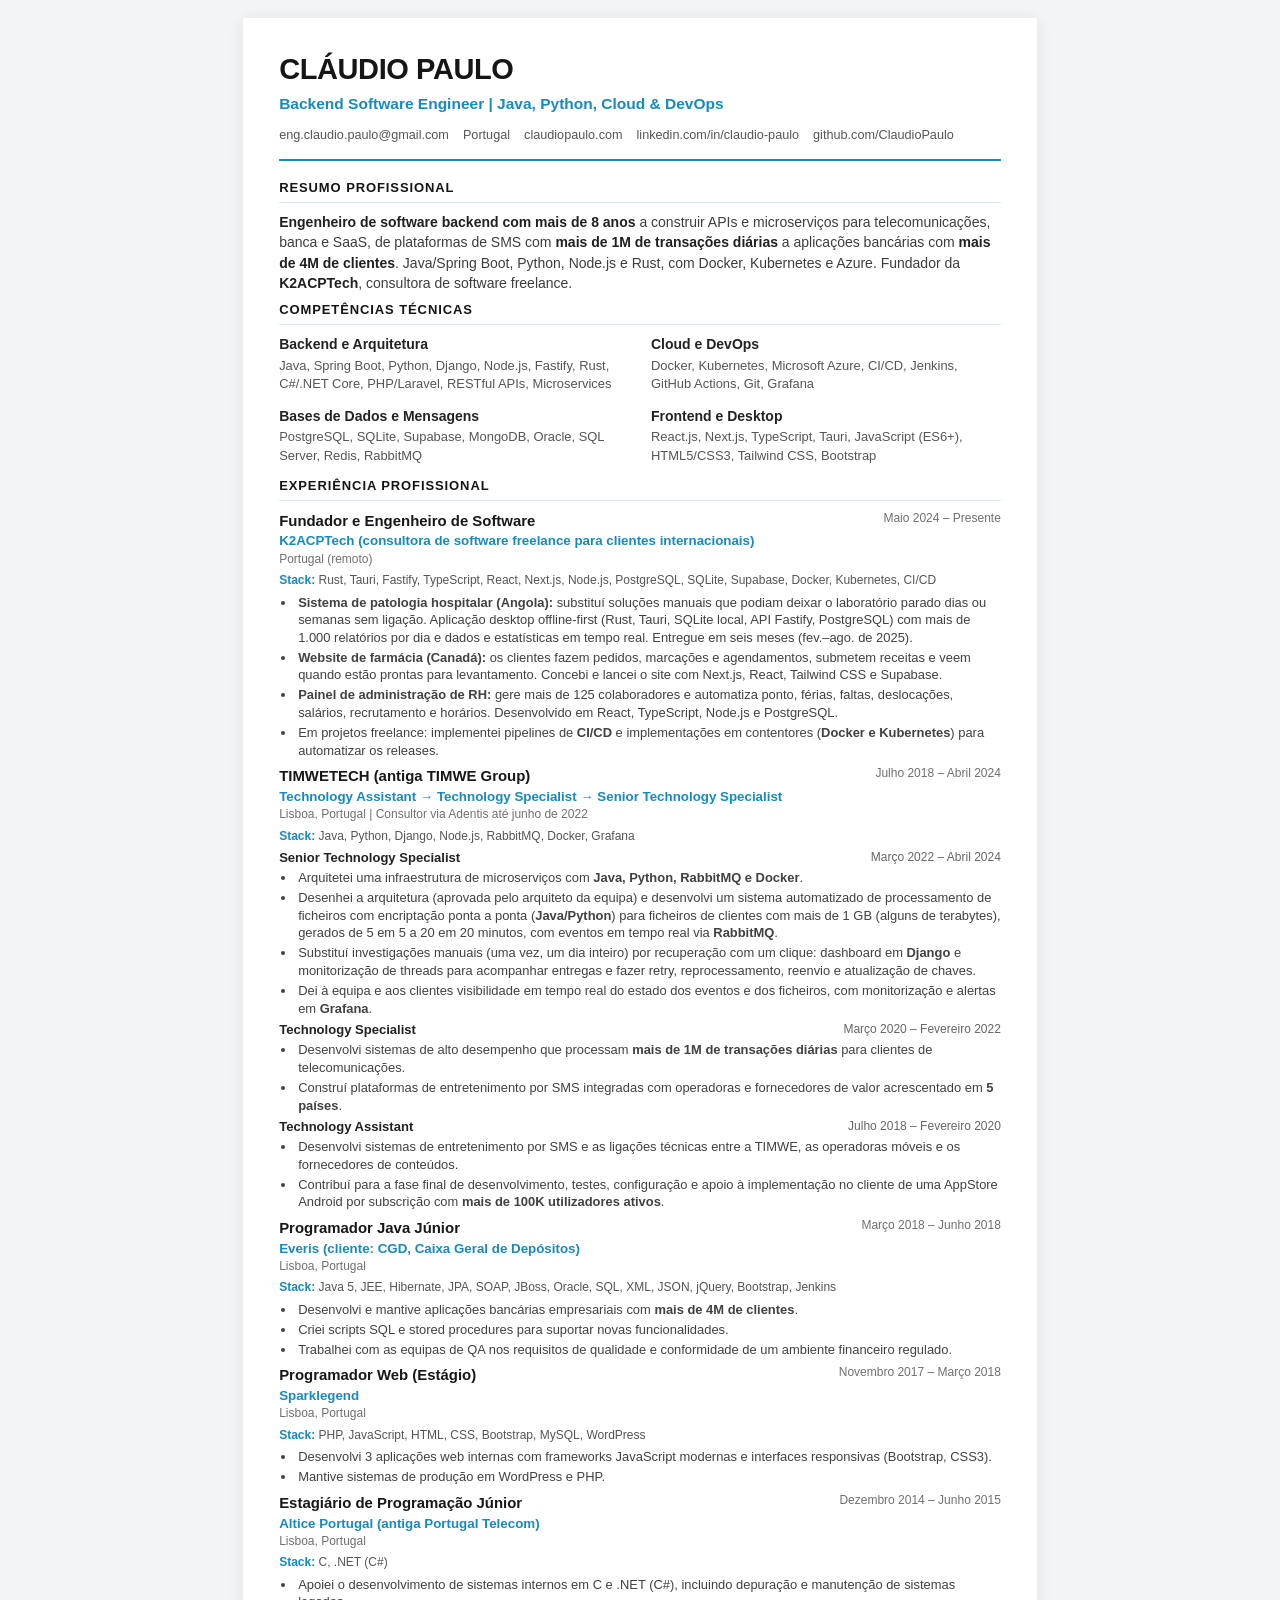
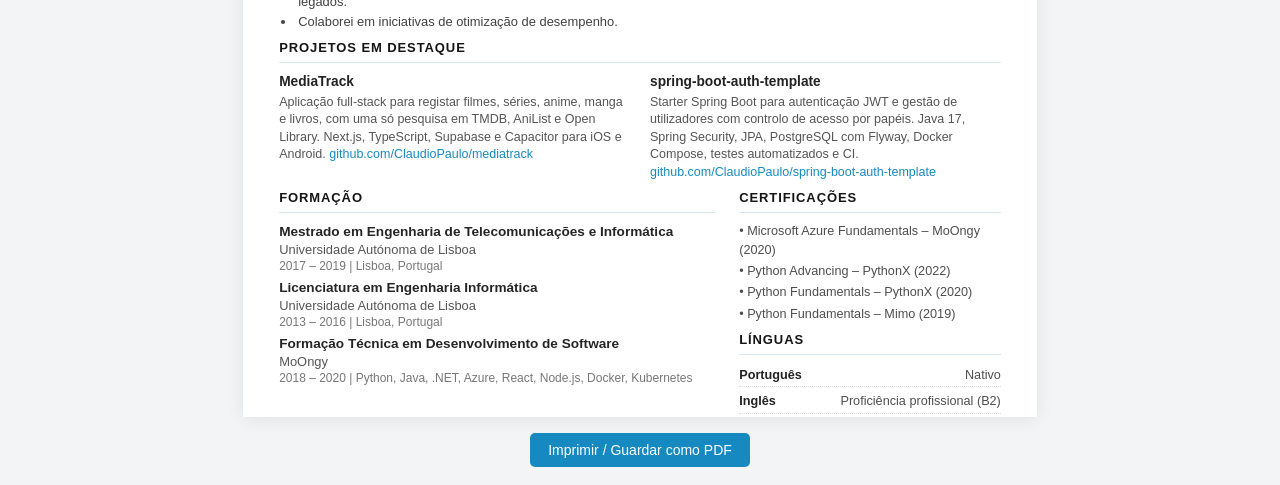
<file: resume/cv_claudio_paulo.pt.html>
<!DOCTYPE html>
<html lang="pt">
<head>
<meta charset="UTF-8">
<meta name="viewport" content="width=device-width, initial-scale=1.0">
<title>Cláudio Paulo - Backend Software Engineer | Java, Python, Cloud &amp; DevOps</title>
<style>
    * { margin: 0; padding: 0; box-sizing: border-box; }
    @page { size: A4; margin: 12mm; }
    body {
        font-family: "Segoe UI", Tahoma, Geneva, Verdana, sans-serif;
        color: #252525;
        background: #f3f4f6;
        line-height: 1.45;
        font-size: 10.5pt;
        padding: 18px;
    }
    .cv-container {
        max-width: 210mm;
        margin: 0 auto;
        background: #fff;
        padding: 30px 36px;
        box-shadow: 0 2px 16px rgba(0,0,0,.08);
    }
    .header {
        border-bottom: 2px solid #168ac0;
        padding-bottom: 15px;
        margin-bottom: 18px;
    }
    .name {
        font-size: 29px;
        font-weight: 750;
        color: #151515;
        letter-spacing: -.4px;
    }
    .title {
        margin-top: 3px;
        margin-bottom: 10px;
        font-size: 15.5px;
        font-weight: 650;
        color: #168ac0;
    }
    .contact-info {
        display: flex;
        flex-wrap: wrap;
        gap: 5px 14px;
        color: #555;
        font-size: 9.5pt;
    }
    .contact-item a { color: inherit; text-decoration: none; }
    .section { margin-bottom: 9px; }
    .section-title {
        font-size: 13px;
        font-weight: 750;
        color: #151515;
        text-transform: uppercase;
        letter-spacing: .9px;
        border-bottom: 1px solid #d8e8ef;
        padding-bottom: 4px;
        margin-bottom: 9px;
    }
    .summary {
        font-size: 10.5pt;
        line-height: 1.58;
        color: #3d3d3d;
    }
    .summary strong { color: #202020; }
    .skills-grid {
        display: grid;
        grid-template-columns: 1fr 1fr;
        gap: 9px 22px;
    }
    .skill-category { margin-bottom: 3px; }
    .skill-category-title {
        font-size: 10.5pt;
        font-weight: 700;
        color: #222;
        margin-bottom: 2px;
    }
    .skill-list { color: #555; font-size: 9.7pt; line-height: 1.45; }
    .job { margin-bottom: 8px; }
    .job:last-child { margin-bottom: 0; }
    .job-header {
        display: flex;
        justify-content: space-between;
        gap: 12px;
        align-items: flex-start;
        margin-bottom: 4px;
    }
    .job-title {
        font-size: 11.2pt;
        font-weight: 750;
        color: #171717;
    }
    .job-company {
        font-size: 10pt;
        color: #168ac0;
        font-weight: 650;
    }
    .job-location, .job-date {
        font-size: 9pt;
        color: #707070;
    }
    .job-date { white-space: nowrap; text-align: right; }
    .job-description ul { margin-left: 17px; }
    .job-description li {
        margin-bottom: 2.5px;
        padding-left: 2px;
        color: #414141;
        font-size: 9.7pt;
        line-height: 1.42;
    }
    .projects-grid {
        display: grid;
        grid-template-columns: 1fr 1fr;
        gap: 10px 20px;
    }
    .project { break-inside: avoid; }
    .project-title {
        font-size: 10.3pt;
        font-weight: 750;
        color: #222;
        margin-bottom: 2px;
    }
    .project a { color: #168ac0; text-decoration: none; }
    .project p {
        font-size: 9.4pt;
        color: #555;
        line-height: 1.4;
    }
    .education-item { margin-bottom: 8px; }
    .education-title { font-size: 10.2pt; font-weight: 700; }
    .education-school { font-size: 9.7pt; color: #555; }
    .education-date { font-size: 9pt; color: #777; }
    .two-col {
        display: grid;
        grid-template-columns: 1.25fr .75fr;
        gap: 24px;
    }
    .cert-item, .language-item {
        font-size: 9.5pt;
        color: #4e4e4e;
        margin-bottom: 3px;
    }
    .language-item {
        display: flex;
        justify-content: space-between;
        border-bottom: 1px dotted #ddd;
        padding: 2px 0;
    }
    .language-name { font-weight: 650; color: #222; }
    .footer-note {
        margin-top: 12px;
        padding-top: 8px;
        border-top: 1px solid #eee;
        color: #888;
        font-size: 8.5pt;
        text-align: center;
    }
    .no-print { text-align: center; margin-top: 16px; }
    .no-print button {
        padding: 9px 18px;
        background: #168ac0;
        color: #fff;
        border: 0;
        border-radius: 5px;
        cursor: pointer;
        font-size: 14px;
    }
    @media print {
        body { background: #fff; padding: 0; font-size: 10pt; }
        .cv-container { box-shadow: none; max-width: 100%; padding: 0; }
        .no-print { display: none; }
        .section { break-inside: auto; }
        .job, .project, .education-item { break-inside: avoid; }
    }
    @media (max-width: 650px) {
        body { padding: 8px; }
        .cv-container { padding: 20px; }
        .skills-grid, .projects-grid, .two-col { grid-template-columns: 1fr; }
        .job-header { flex-direction: column; gap: 2px; }
        .job-date { text-align: left; }
    }
    .job-stack { font-size: 9pt; color: #555; margin: 0 0 4px; }
    .job-stack b { color: #168ac0; font-weight: 650; }

    .job { break-inside: auto !important; page-break-inside: auto !important; }
    .job-header { break-after: avoid; page-break-after: avoid; }
    .job-description li { break-inside: avoid; }    .job-stack { font-size: 9pt; color: #555; margin: 0 0 4px; }
    .job-stack b { color: #168ac0; font-weight: 650; }
</style>
<style>
    body, .cv-container, button { font-family: 'Liberation Sans', Arial, Helvetica, sans-serif !important; }
    .role-line { display: flex; justify-content: space-between; margin: 4px 0 1px; font-size: 9.8pt; break-after: avoid; page-break-after: avoid; }
    .role-name { font-weight: 650; color: #222; }
    .role-date { font-size: 9pt; color: #666; }
    .lang-title { margin-top: 8px; }
    .section { margin-bottom: 8px !important; }
    .job { margin-bottom: 6px !important; break-inside: auto !important; page-break-inside: auto !important; }
    .job-header { break-after: avoid; page-break-after: avoid; }
    .job-description li { line-height: 1.36 !important; break-inside: avoid; }
    .summary { line-height: 1.46 !important; }
    .cv-container { padding-bottom: 0 !important; }
    .two-col { margin-bottom: 0 !important; }
    .two-col .section { margin-bottom: 0 !important; }
    .education-item { margin-bottom: 4px !important; }
    .education-school, .education-date { line-height: 1.3 !important; }
</style>
</head>
<body>
<div class="cv-container">

<header class="header">
    <h1 class="name">CLÁUDIO PAULO</h1>
    <div class="title">Backend Software Engineer | Java, Python, Cloud &amp; DevOps</div>
    <div class="contact-info">
        <span class="contact-item">eng.claudio.paulo@gmail.com</span>
        <span class="contact-item">Portugal</span>
        <span class="contact-item"><a href="https://claudiopaulo.com">claudiopaulo.com</a></span>
        <span class="contact-item"><a href="https://linkedin.com/in/claudio-paulo">linkedin.com/in/claudio-paulo</a></span>
        <span class="contact-item"><a href="https://github.com/ClaudioPaulo">github.com/ClaudioPaulo</a></span>
    </div>
</header>

<section class="section">
    <h2 class="section-title">Resumo Profissional</h2>
    <p class="summary">
        <strong>Engenheiro de software backend com mais de 8 anos</strong> a construir APIs e microserviços para telecomunicações, banca e SaaS, de plataformas de SMS com <strong>mais de 1M de transações diárias</strong> a aplicações bancárias com <strong>mais de 4M de clientes</strong>. Java/Spring Boot, Python, Node.js e Rust, com Docker, Kubernetes e Azure. Fundador da <strong>K2ACPTech</strong>, consultora de software freelance.
    </p>
</section>

<section class="section">
    <h2 class="section-title">Competências Técnicas</h2>
    <div class="skills-grid">
        <div class="skill-category">
            <div class="skill-category-title">Backend e Arquitetura</div>
            <div class="skill-list">Java, Spring Boot, Python, Django, Node.js, Fastify, Rust, C#/.NET Core, PHP/Laravel, RESTful APIs, Microservices</div>
        </div>
        <div class="skill-category">
            <div class="skill-category-title">Cloud e DevOps</div>
            <div class="skill-list">Docker, Kubernetes, Microsoft Azure, CI/CD, Jenkins, GitHub Actions, Git, Grafana</div>
        </div>
        <div class="skill-category">
            <div class="skill-category-title">Bases de Dados e Mensagens</div>
            <div class="skill-list">PostgreSQL, SQLite, Supabase, MongoDB, Oracle, SQL Server, Redis, RabbitMQ</div>
        </div>
        <div class="skill-category">
            <div class="skill-category-title">Frontend e Desktop</div>
            <div class="skill-list">React.js, Next.js, TypeScript, Tauri, JavaScript (ES6+), HTML5/CSS3, Tailwind CSS, Bootstrap</div>
        </div>
    </div>
</section>

<section class="section">
    <h2 class="section-title">Experiência Profissional</h2>

    <div class="job">
        <div class="job-header">
            <div>
                <div class="job-title">Fundador e Engenheiro de Software</div>
                <div class="job-company">K2ACPTech (consultora de software freelance para clientes internacionais)</div>
                <div class="job-location">Portugal (remoto)</div>
            </div>
            <div class="job-date">Maio 2024 – Presente</div>
        </div>
        <div class="job-description">
            <div class="job-stack"><b>Stack:</b> Rust, Tauri, Fastify, TypeScript, React, Next.js, Node.js, PostgreSQL, SQLite, Supabase, Docker, Kubernetes, CI/CD</div>
            <ul>
                <li><strong>Sistema de patologia hospitalar (Angola):</strong> substituí soluções manuais que podiam deixar o laboratório parado dias ou semanas sem ligação. Aplicação desktop offline-first (Rust, Tauri, SQLite local, API Fastify, PostgreSQL) com mais de 1.000 relatórios por dia e dados e estatísticas em tempo real. Entregue em seis meses (fev.–ago. de 2025).</li>
                <li><strong>Website de farmácia (Canadá):</strong> os clientes fazem pedidos, marcações e agendamentos, submetem receitas e veem quando estão prontas para levantamento. Concebi e lancei o site com Next.js, React, Tailwind CSS e Supabase.</li>
                <li><strong>Painel de administração de RH:</strong> gere mais de 125 colaboradores e automatiza ponto, férias, faltas, deslocações, salários, recrutamento e horários. Desenvolvido em React, TypeScript, Node.js e PostgreSQL.</li>
                <li>Em projetos freelance: implementei pipelines de <strong>CI/CD</strong> e implementações em contentores (<strong>Docker e Kubernetes</strong>) para automatizar os releases.</li>
            </ul>
        </div>
    </div>
    <div class="job">
        <div class="job-header">
            <div>
                <div class="job-title">TIMWETECH (antiga TIMWE Group)</div>
                <div class="job-company">Technology Assistant → Technology Specialist → Senior Technology Specialist</div>
                <div class="job-location">Lisboa, Portugal | Consultor via Adentis até junho de 2022</div>
            </div>
            <div class="job-date">Julho 2018 – Abril 2024</div>
        </div>
        <div class="job-description">
            <div class="job-stack"><b>Stack:</b> Java, Python, Django, Node.js, RabbitMQ, Docker, Grafana</div>
            <div class="role-line"><span class="role-name">Senior Technology Specialist</span><span class="role-date">Março 2022 – Abril 2024</span></div>
            <ul>
                <li>Arquitetei uma infraestrutura de microserviços com <strong>Java, Python, RabbitMQ e Docker</strong>.</li>
                <li>Desenhei a arquitetura (aprovada pelo arquiteto da equipa) e desenvolvi um sistema automatizado de processamento de ficheiros com encriptação ponta a ponta (<strong>Java/Python</strong>) para ficheiros de clientes com mais de 1 GB (alguns de terabytes), gerados de 5 em 5 a 20 em 20 minutos, com eventos em tempo real via <strong>RabbitMQ</strong>.</li>
                <li>Substituí investigações manuais (uma vez, um dia inteiro) por recuperação com um clique: dashboard em <strong>Django</strong> e monitorização de threads para acompanhar entregas e fazer retry, reprocessamento, reenvio e atualização de chaves.</li>
                <li>Dei à equipa e aos clientes visibilidade em tempo real do estado dos eventos e dos ficheiros, com monitorização e alertas em <strong>Grafana</strong>.</li>
            </ul>
            <div class="role-line"><span class="role-name">Technology Specialist</span><span class="role-date">Março 2020 – Fevereiro 2022</span></div>
            <ul>
                <li>Desenvolvi sistemas de alto desempenho que processam <strong>mais de 1M de transações diárias</strong> para clientes de telecomunicações.</li>
                <li>Construí plataformas de entretenimento por SMS integradas com operadoras e fornecedores de valor acrescentado em <strong>5 países</strong>.</li>
            </ul>
            <div class="role-line"><span class="role-name">Technology Assistant</span><span class="role-date">Julho 2018 – Fevereiro 2020</span></div>
            <ul>
                <li>Desenvolvi sistemas de entretenimento por SMS e as ligações técnicas entre a TIMWE, as operadoras móveis e os fornecedores de conteúdos.</li>
                <li>Contribuí para a fase final de desenvolvimento, testes, configuração e apoio à implementação no cliente de uma AppStore Android por subscrição com <strong>mais de 100K utilizadores ativos</strong>.</li>
            </ul>
        </div>
    </div>
    <div class="job">
        <div class="job-header">
            <div>
                <div class="job-title">Programador Java Júnior</div>
                <div class="job-company">Everis (cliente: CGD, Caixa Geral de Depósitos)</div>
                <div class="job-location">Lisboa, Portugal</div>
            </div>
            <div class="job-date">Março 2018 – Junho 2018</div>
        </div>
        <div class="job-description">
            <div class="job-stack"><b>Stack:</b> Java 5, JEE, Hibernate, JPA, SOAP, JBoss, Oracle, SQL, XML, JSON, jQuery, Bootstrap, Jenkins</div>
            <ul>
                <li>Desenvolvi e mantive aplicações bancárias empresariais com <strong>mais de 4M de clientes</strong>.</li>
                <li>Criei scripts SQL e stored procedures para suportar novas funcionalidades.</li>
                <li>Trabalhei com as equipas de QA nos requisitos de qualidade e conformidade de um ambiente financeiro regulado.</li>
            </ul>
        </div>
    </div>
    <div class="job">
        <div class="job-header">
            <div>
                <div class="job-title">Programador Web (Estágio)</div>
                <div class="job-company">Sparklegend</div>
                <div class="job-location">Lisboa, Portugal</div>
            </div>
            <div class="job-date">Novembro 2017 – Março 2018</div>
        </div>
        <div class="job-description">
            <div class="job-stack"><b>Stack:</b> PHP, JavaScript, HTML, CSS, Bootstrap, MySQL, WordPress</div>
            <ul>
                <li>Desenvolvi 3 aplicações web internas com frameworks JavaScript modernas e interfaces responsivas (Bootstrap, CSS3).</li>
                <li>Mantive sistemas de produção em WordPress e PHP.</li>
            </ul>
        </div>
    </div>
    <div class="job">
        <div class="job-header">
            <div>
                <div class="job-title">Estagiário de Programação Júnior</div>
                <div class="job-company">Altice Portugal (antiga Portugal Telecom)</div>
                <div class="job-location">Lisboa, Portugal</div>
            </div>
            <div class="job-date">Dezembro 2014 – Junho 2015</div>
        </div>
        <div class="job-description">
            <div class="job-stack"><b>Stack:</b> C, .NET (C#)</div>
            <ul>
                <li>Apoiei o desenvolvimento de sistemas internos em C e .NET (C#), incluindo depuração e manutenção de sistemas legados.</li>
                <li>Colaborei em iniciativas de otimização de desempenho.</li>
            </ul>
        </div>
    </div>
</section>

<section class="section">
    <h2 class="section-title">Projetos em Destaque</h2>
    <div class="projects-grid">
        <div class="project">
            <div class="project-title">MediaTrack</div>
            <p>Aplicação full-stack para registar filmes, séries, anime, manga e livros, com uma só pesquisa em TMDB, AniList e Open Library. Next.js, TypeScript, Supabase e Capacitor para iOS e Android. <a href="https://github.com/ClaudioPaulo/mediatrack">github.com/ClaudioPaulo/mediatrack</a></p>
        </div>
        <div class="project">
            <div class="project-title">spring-boot-auth-template</div>
            <p>Starter Spring Boot para autenticação JWT e gestão de utilizadores com controlo de acesso por papéis. Java 17, Spring Security, JPA, PostgreSQL com Flyway, Docker Compose, testes automatizados e CI. <a href="https://github.com/ClaudioPaulo/spring-boot-auth-template">github.com/ClaudioPaulo/spring-boot-auth-template</a></p>
        </div>
    </div>
</section>

<div class="two-col">
    <section class="section">
        <h2 class="section-title">Formação</h2>
        <div class="education-item">
            <div class="education-title">Mestrado em Engenharia de Telecomunicações e Informática</div>
            <div class="education-school">Universidade Autónoma de Lisboa</div>
            <div class="education-date">2017 – 2019 | Lisboa, Portugal</div>
        </div>
        <div class="education-item">
            <div class="education-title">Licenciatura em Engenharia Informática</div>
            <div class="education-school">Universidade Autónoma de Lisboa</div>
            <div class="education-date">2013 – 2016 | Lisboa, Portugal</div>
        </div>
        <div class="education-item">
            <div class="education-title">Formação Técnica em Desenvolvimento de Software</div>
            <div class="education-school">MoOngy</div>
            <div class="education-date">2018 – 2020 | Python, Java, .NET, Azure, React, Node.js, Docker, Kubernetes</div>
        </div>
    </section>

    <section class="section">
        <h2 class="section-title">Certificações</h2>
        <div class="cert-item">• Microsoft Azure Fundamentals – MoOngy (2020)</div>
        <div class="cert-item">• Python Advancing – PythonX (2022)</div>
        <div class="cert-item">• Python Fundamentals – PythonX (2020)</div>
        <div class="cert-item">• Python Fundamentals – Mimo (2019)</div>
        <h2 class="section-title lang-title">Línguas</h2>
        <div class="language-item"><span class="language-name">Português</span><span>Nativo</span></div>
        <div class="language-item"><span class="language-name">Inglês</span><span>Proficiência profissional (B2)</span></div>
    </section>
</div>

</div>
<div class="no-print">
    <button onclick="window.print()">Imprimir / Guardar como PDF</button>
</div>
</body>
</html>
</file>
<file: css/styles.css>
@font-face{font-family:"IBM Plex Sans";font-style:normal;font-weight:400;font-display:swap;src:url("../assets/fonts/ibm-plex-sans-latin-400-normal.woff2") format("woff2")}
@font-face{font-family:"IBM Plex Sans";font-style:normal;font-weight:500;font-display:swap;src:url("../assets/fonts/ibm-plex-sans-latin-500-normal.woff2") format("woff2")}
@font-face{font-family:"IBM Plex Sans";font-style:normal;font-weight:600;font-display:swap;src:url("../assets/fonts/ibm-plex-sans-latin-600-normal.woff2") format("woff2")}
@font-face{font-family:"IBM Plex Sans";font-style:normal;font-weight:700;font-display:swap;src:url("../assets/fonts/ibm-plex-sans-latin-700-normal.woff2") format("woff2")}
@font-face{font-family:"JetBrains Mono";font-style:normal;font-weight:400;font-display:swap;src:url("../assets/fonts/jetbrains-mono-latin-400-normal.woff2") format("woff2")}
:root{
  --bg:#0d1117; --surface:#161b22; --line:#30363d; --faint:#7d8590;
  --text-2:#8b949e; --text-1:#b1bac4; --heading:#e6edf3;
  --accent:#3fb950; --accent-tint:rgba(63,185,80,.12); --link:#58a6ff;
  --glass:rgba(13,17,23,.85); --grid:rgba(139,148,158,.06);
  color-scheme:dark;
  --sans:"IBM Plex Sans",system-ui,-apple-system,"Segoe UI",Roboto,sans-serif;
  --mono:"JetBrains Mono",ui-monospace,SFMono-Regular,Menlo,monospace;
  box-sizing:border-box;
  padding-top:env(safe-area-inset-top,0px);
  padding-bottom:env(safe-area-inset-bottom,0px);
}
*,*::before,*::after{box-sizing:inherit}
html{scroll-behavior:smooth;scroll-padding-top:calc(env(safe-area-inset-top,0px) + 72px);background:var(--bg)}
@media (prefers-reduced-motion:reduce){html{scroll-behavior:auto}*{animation:none!important;transition:none!important}}
body{margin:0;background-color:var(--bg);background-image:linear-gradient(var(--grid) 1px,transparent 1px),linear-gradient(90deg,var(--grid) 1px,transparent 1px);background-size:48px 48px;color:var(--text-2);font:400 18px/1.65 var(--sans);-webkit-font-smoothing:antialiased}
a{color:var(--link);text-decoration:none}
a:hover{text-decoration:underline;text-underline-offset:4px}
:focus-visible{outline:2px solid var(--accent);outline-offset:3px;border-radius:2px}
::selection{background:var(--line);color:var(--heading)}
.wrap{max-width:980px;margin:0 auto;padding:0 clamp(20px,5vw,48px)}
h1,h2,h3{color:var(--heading);margin:0;line-height:1.1}

header.top{position:sticky;top:env(safe-area-inset-top,0px);z-index:10;background:var(--glass);backdrop-filter:blur(10px);-webkit-backdrop-filter:blur(10px);border-bottom:1px solid var(--line)}
header.top .wrap{gap:32px;display:flex;align-items:center;justify-content:space-between;height:64px}
.brand{color:var(--heading);font-weight:700;letter-spacing:-.01em}
.brand:hover{text-decoration:none;color:var(--accent)}
nav ul{display:flex;gap:28px;align-items:center;list-style:none;margin:0;padding:0;font-size:13px}
nav a{color:var(--text-1);font-family:var(--mono)}
nav a:hover{color:var(--accent);text-decoration:none}
.btn{display:inline-block;padding:.8rem 1.5rem;border:1px solid var(--accent);border-radius:999px;color:var(--accent);font:500 15px/1 var(--sans);transition:background .2s}
.btn:hover{background:var(--accent-tint);text-decoration:none}
nav .btn{padding:.6rem 1.1rem;font-size:13px;font-family:var(--mono)}
@media (max-width:720px){nav li:not(:nth-last-child(-n+2)){display:none}}

section{padding:clamp(72px,10vw,112px) 0}
.hero{min-height:calc(100svh - 64px);display:flex;align-items:center;padding:48px 0}
.hero .hi{font:400 clamp(15px,2vw,16px) var(--mono);color:var(--accent);margin:0 0 20px}
.hero h1,.hero h2{font-size:clamp(40px,8vw,80px);font-weight:700;letter-spacing:-.035em;line-height:1.05}
.hero h2{color:var(--text-2);margin-top:.1em}
.hero .lead{max-width:34em;margin:24px 0 48px;color:var(--text-2)}
.hero .wrap>*{animation:rise .7s both}
.hero .wrap>*:nth-child(2){animation-delay:.08s}.hero .wrap>*:nth-child(3){animation-delay:.16s}
.hero .wrap>*:nth-child(4){animation-delay:.24s}.hero .wrap>*:nth-child(5){animation-delay:.32s}
@keyframes rise{from{opacity:0;transform:translateY(14px)}to{opacity:1;transform:none}}

.h{display:flex;align-items:center;gap:20px;font-size:clamp(26px,4vw,32px);font-weight:700;letter-spacing:-.02em;margin-bottom:36px}
@counter-style bin{system:numeric;symbols:"0" "1";pad:3 "0"}
body{counter-reset:sec}
.h::before,.kicker::before{counter-increment:sec;content:counter(sec,bin) ".";content:counter(sec,bin) "." / "";color:var(--accent);font:400 clamp(16px,2vw,20px) var(--mono)}
.kicker::before{font-size:inherit;margin-right:.5em}
.h::after{content:"";flex:1;height:1px;background:var(--line);max-width:260px}

.about{display:grid;grid-template-columns:1fr 300px;gap:56px;align-items:start;margin-bottom:56px}
.about p{margin:0 0 1em;max-width:34em}
.skills{display:grid;grid-template-columns:repeat(4,1fr);gap:28px;margin:0}
.skills dt{color:var(--heading);font-weight:600;font-size:16px}
.skills dd{margin:2px 0 0;font:400 14px/1.7 var(--mono);color:var(--text-2)}
.photo{position:relative;margin:0;width:100%;max-width:300px;aspect-ratio:4/5;border-radius:4px;background:var(--surface);justify-self:center;isolation:isolate}
.photo .fb{position:absolute;inset:0;display:grid;place-items:center;border-radius:4px;background:var(--surface);color:var(--accent);font:700 64px var(--sans)}
.photo.ok .fb{display:none}
.photo img{position:absolute;inset:0;width:100%;height:100%;object-fit:cover;border-radius:4px}
/* Green duotone that fades to the original photo on hover (an SVG filter keeps facial detail, unlike a multiply blend) */
.photo.ok::before{content:"";position:absolute;inset:0;border-radius:4px;background:url("../assets/profile.jpg") center/cover;filter:url(#duotone);transition:opacity .3s;z-index:1}
.photo.ok:hover::before,.photo.ok:active::before{opacity:0}
.photo::after{content:"";position:absolute;inset:0;border:2px solid var(--accent);border-radius:4px;transform:translate(16px,16px);z-index:-1;transition:transform .25s}
.photo:hover::after{transform:translate(10px,10px)}
@media (max-width:900px){.skills{grid-template-columns:1fr 1fr}}
@media (max-width:820px){.about{grid-template-columns:1fr;gap:40px}.photo{justify-self:start;max-width:260px}}
@media (max-width:560px){.skills{grid-template-columns:1fr}}

.xp{display:grid;grid-template-columns:210px 1fr;gap:32px;align-items:start}
[role=tablist]{display:flex;flex-direction:column;border-left:2px solid var(--line)}
[role=tab]{all:unset;cursor:pointer;box-sizing:border-box;padding:12px 18px;margin-left:-2px;border-left:2px solid transparent;font:400 14px/1.3 var(--mono);color:var(--text-2);text-align:left}
[role=tab]:hover{background:var(--surface);color:var(--accent)}
[role=tab][aria-selected=true]{color:var(--accent);border-left-color:var(--accent);background:var(--surface)}
[role=tab]:focus-visible{outline:2px solid var(--accent);outline-offset:-2px}
[role=tabpanel]{animation:rise .35s both}
[role=tabpanel][hidden]{display:none}
.xp h3{font-size:21px;font-weight:600;letter-spacing:-.01em}
.xp h3 .at{color:var(--accent)}
.when{font:400 14px/1.5 var(--mono);color:var(--text-2);margin:6px 0 20px}
.xp ul{list-style:none;margin:0;padding:0;display:grid;gap:10px}
.xp li{position:relative;padding-left:26px;font-size:17px}
.xp li::before{content:"▹";position:absolute;left:0;color:var(--accent)}
.xp strong{color:var(--heading);font-weight:600}
@media (max-width:720px){
  .xp{grid-template-columns:1fr;gap:20px}
  [role=tablist]{flex-direction:row;overflow-x:auto;border-left:0;border-bottom:2px solid var(--line)}
  [role=tab]{margin:0 0 -2px;border-left:0;border-bottom:2px solid transparent;white-space:nowrap}
  [role=tab][aria-selected=true]{border-bottom-color:var(--accent)}
}

.proj{list-style:none;margin:0;padding:0}
.proj > li{display:grid;grid-template-columns:minmax(0,1fr) auto;gap:8px 32px;padding:26px 0;border-top:1px solid var(--line)}
.proj > li:last-child{border-bottom:1px solid var(--line)}
.proj h3{font-size:21px;font-weight:600;letter-spacing:-.01em}
.proj p{grid-column:1;margin:4px 0 0;max-width:36em;font-size:17px}
.proj .fig{grid-column:2;grid-row:1/3;text-align:right;align-self:center;color:var(--accent);font:400 15px/1.4 var(--mono)}
.proj .fig b{display:block;font:700 28px/1.1 var(--sans);letter-spacing:-.02em;color:var(--heading)}
.tags{grid-column:1;display:flex;flex-wrap:wrap;gap:6px 16px;margin-top:10px;font:400 13px/1.4 var(--mono);color:var(--text-2)}
@media (max-width:620px){.proj > li{grid-template-columns:minmax(0,1fr)}.proj .fig{grid-column:1;grid-row:auto;text-align:left;margin-top:8px}}

.two{display:grid;grid-template-columns:1.3fr 1fr;gap:56px}
.two h3{font-size:18px;font-weight:600;margin-bottom:18px}
.item{margin-bottom:22px}
.item b{display:block;color:var(--heading);font-weight:600;font-size:17px}
.item span{display:block;font-size:15px}
.item .d{font:400 13px/1.5 var(--mono);color:var(--text-2)}
.certs{list-style:none;margin:0 0 36px;padding:0;font-size:16px;display:grid;gap:8px}
.certs li{display:flex;justify-content:space-between;gap:16px}
.certs .d{font:400 13px/1.7 var(--mono)}
@media (max-width:820px){.two{grid-template-columns:1fr;gap:12px}}

.contact{text-align:center;padding-bottom:96px}
.kicker{font:400 clamp(15px,2vw,16px) var(--mono);color:var(--accent);margin:0 0 14px}
.contact h2{font-size:clamp(34px,6vw,56px);font-weight:700;letter-spacing:-.03em}
.contact p{max-width:30em;margin:20px auto 36px;color:var(--text-1)}
.links{display:flex;flex-wrap:wrap;justify-content:center;gap:10px 28px;margin-top:40px;font-size:15px}
.links a{color:var(--text-1)}
.links a:hover{color:var(--accent)}
footer{padding:28px 0 32px;text-align:center;font:400 13px/1.5 var(--mono);color:var(--faint)}
button.btn{background:none;cursor:pointer}
.printhead{display:none}

/* Fixed social links (left) and email (right), desktop only */
.side{position:fixed;bottom:0;z-index:5;display:none;flex-direction:column;align-items:center}
.side::after{content:"";display:block;width:1px;height:90px;margin-top:12px;background:var(--text-2)}
.side-left{left:40px}
.side-right{right:40px}
.side ul{list-style:none;margin:0;padding:0;display:flex;flex-direction:column;align-items:center;gap:4px}
.side a{display:block;padding:8px;color:var(--text-2);transition:color .2s,transform .2s}
.side a:hover{color:var(--accent);transform:translateY(-3px);text-decoration:none}
.side svg{display:block;width:20px;height:20px;fill:none;stroke:currentColor;stroke-width:2;stroke-linecap:round;stroke-linejoin:round}
.side-right a{writing-mode:vertical-rl;font:400 12px/1 var(--mono);letter-spacing:.1em;padding:10px 8px}
@media (min-width:1200px){.side{display:flex}}

/* Impact strip */
.stats{padding:0 0 clamp(40px,7vw,72px)}
.stats dl{display:grid;grid-template-columns:repeat(4,1fr);gap:24px;margin:0;padding:28px 0;border-top:1px solid var(--line);border-bottom:1px solid var(--line)}
.stats div{display:flex;flex-direction:column-reverse;gap:6px}
.stats dd{margin:0;font:700 clamp(30px,4vw,44px)/1 var(--sans);letter-spacing:-.03em;color:var(--heading)}
.stats dt{font:400 13px/1.45 var(--mono);color:var(--text-2)}
@media (max-width:760px){.stats dl{grid-template-columns:1fr 1fr}}

/* Stack line in experience */
.xp .tags{margin:-8px 0 20px}

/* Project case studies */
.how{grid-column:1/-1;margin-top:14px}
.how summary{cursor:pointer;list-style:none;display:inline-flex;align-items:center;gap:8px;color:var(--accent);font:400 14px var(--mono)}
.how summary::-webkit-details-marker{display:none}
.how summary::before{content:"\25B8";display:inline-block;transition:transform .2s}
.how[open] summary::before{transform:rotate(90deg)}
.how .diagram{overflow-x:auto;margin:16px 0 4px;padding:12px;border:1px solid var(--line);border-radius:6px;background:var(--surface)}
.how svg{display:block;width:100%;min-width:620px;height:auto}
.how svg rect{fill:var(--bg);stroke:var(--line);stroke-width:1}
.how svg text{fill:var(--heading);font:500 13px var(--mono)}
.how svg text.s{fill:var(--text-2);font-size:11px;font-weight:400}
.how svg path{fill:none;stroke:var(--accent);stroke-width:1.5}
.how svg path.d{stroke:var(--faint);stroke-dasharray:4 4;stroke-width:1}
.why{list-style:none;margin:14px 0 0;padding:0;display:grid;gap:8px;font-size:16px}
.why li{position:relative;padding-left:22px}
.why li::before{content:"\25B9";position:absolute;left:0;color:var(--accent)}
.why code{font:400 13px var(--mono);color:var(--accent)}

footer a{color:var(--faint);margin-left:16px}
footer a:hover{color:var(--accent)}
.how{min-width:0}

/* Skip link */
.skip{position:absolute;left:12px;top:-60px;z-index:30;padding:10px 16px;border-radius:4px;background:var(--accent);color:var(--bg);font:500 14px var(--mono);transition:top .15s}
.skip:focus{top:calc(8px + env(safe-area-inset-top,0px));text-decoration:none}
main:focus{outline:none}

/* Availability status */
.status{display:inline-flex;align-items:center;gap:10px;margin:0 0 28px;padding:6px 14px;border:1px solid var(--line);border-radius:999px;background:var(--surface);font:400 13px/1.4 var(--mono);color:var(--text-1)}
.status .dot{flex:none;width:8px;height:8px;border-radius:50%;background:var(--accent);box-shadow:0 0 0 0 var(--accent-tint);animation:pulse 2.4s ease-out infinite}
@keyframes pulse{0%{box-shadow:0 0 0 0 rgba(63,185,80,.55)}70%,100%{box-shadow:0 0 0 8px rgba(63,185,80,0)}}
.hero .wrap>*:nth-child(6){animation-delay:.4s}

/* Limitations list in case studies */
.lim{margin:22px 0 0;color:var(--text-2);font:400 13px var(--mono);letter-spacing:.02em}
.proj .fig a{display:block}
.proj .fig a+a{margin-top:4px;color:var(--text-2);font-size:13px}
.defs{position:absolute;width:0;height:0;overflow:hidden}

/* Roles inside one employer (experience tabs) */
.xp .role{display:flex;justify-content:space-between;align-items:baseline;gap:16px;margin:22px 0 10px;color:var(--heading);font:600 16px/1.3 var(--sans)}
.xp .role span{flex:none;color:var(--text-2);font:400 13px var(--mono)}
.xp h3 + .when + .tags + .role{margin-top:12px}

/* Language switcher */
.hdr-right{display:flex;align-items:center;gap:20px}
.lang{display:flex;gap:2px;font:400 12px var(--mono)}
.lang a{padding:5px 8px;border-radius:4px;color:var(--text-2)}
.lang a:hover{color:var(--accent);text-decoration:none}
.lang a[aria-current]{color:var(--accent);background:var(--accent-tint)}
@media (max-width:520px){nav li:nth-last-child(2){display:none}.hdr-right{gap:10px}}
</file>
<file: css/print.css>
/* Print stylesheet: turns the page into a clean CV when printing (Ctrl/Cmd+P) */
@page{margin:12mm}
:root{padding:0}
html,body{background:#fff!important;color:#222;font-size:10.5pt;line-height:1.45}
header.top,.hero,#contact,footer,[role=tablist],.proj > li:nth-child(n+3){display:none!important}
.printhead{display:block;border-bottom:2px solid #0b6e99;padding-bottom:8px;margin-bottom:4px}
.printhead h1{font-size:22pt;color:#111}
.printhead .pt{margin:2px 0 6px;color:#0b6e99;font-weight:600;font-size:12pt}
.printhead .pc{margin:0;display:flex;flex-wrap:wrap;gap:2px 16px;font-size:9.5pt;color:#444}
section{padding:10px 0}
.wrap{max-width:none;padding:0}
h1,h2,h3,.item b,.skills dt,.xp strong,.proj .fig b{color:#111}
.h{font-size:12pt;margin-bottom:8px;padding-bottom:3px;border-bottom:1px solid #bbb}
.h::after{display:none}
.about{grid-template-columns:1fr;gap:10px}
.about p{max-width:none;margin-bottom:.5em}
.skills{grid-template-columns:1fr 1fr;gap:6px 16px}
.skills dd,.when,.item .d,.certs .d,.tags,.item span,.proj p{color:#444}
.xp{display:block}
[role=tabpanel],[role=tabpanel][hidden]{display:block!important;animation:none;margin-bottom:12px;break-inside:avoid}
.xp h3{font-size:11.5pt}
.xp h3 .at,.xp li::before,a{color:#0b6e99}
.xp li,.proj p,.certs{font-size:10pt}
.proj > li{padding:6px 0;border:0!important}
.proj > li:nth-child(1) .fig a:first-child::after{content:" (github.com/ClaudioPaulo/mediatrack)"}
.proj > li:nth-child(2) .fig a:first-child::after{content:" (github.com/ClaudioPaulo/spring-boot-auth-template)"}
.two{gap:20px}
.photo,.kicker{display:none!important}
.h::before{display:none}
.about{margin-bottom:10px}
.side{display:none!important}
.stats,.how{display:none!important}
.xp .tags{margin:-6px 0 6px;font-size:8.5pt}
.xp li{margin:0}
.xp ul{gap:3px}
.proj > li{display:block}
.proj .fig{text-align:left;margin-top:4px;font-size:9pt}
.proj .tags{margin-top:6px}
.skip,.status,.lim,.lim + .why{display:none!important}
.proj .fig a+a{display:none!important}
.xp .role{margin:8px 0 3px;font-size:10.5pt;color:#111}
.xp .role span{font-size:9pt;color:#555}
.lang{display:none!important}
/* Keep the printed CV page at three pages (Portuguese text is longer) */
html,body{font-size:10pt!important;line-height:1.4!important}
.xp li,.proj p,.certs{font-size:9.5pt!important}
.about p{font-size:10pt!important}
</file>
